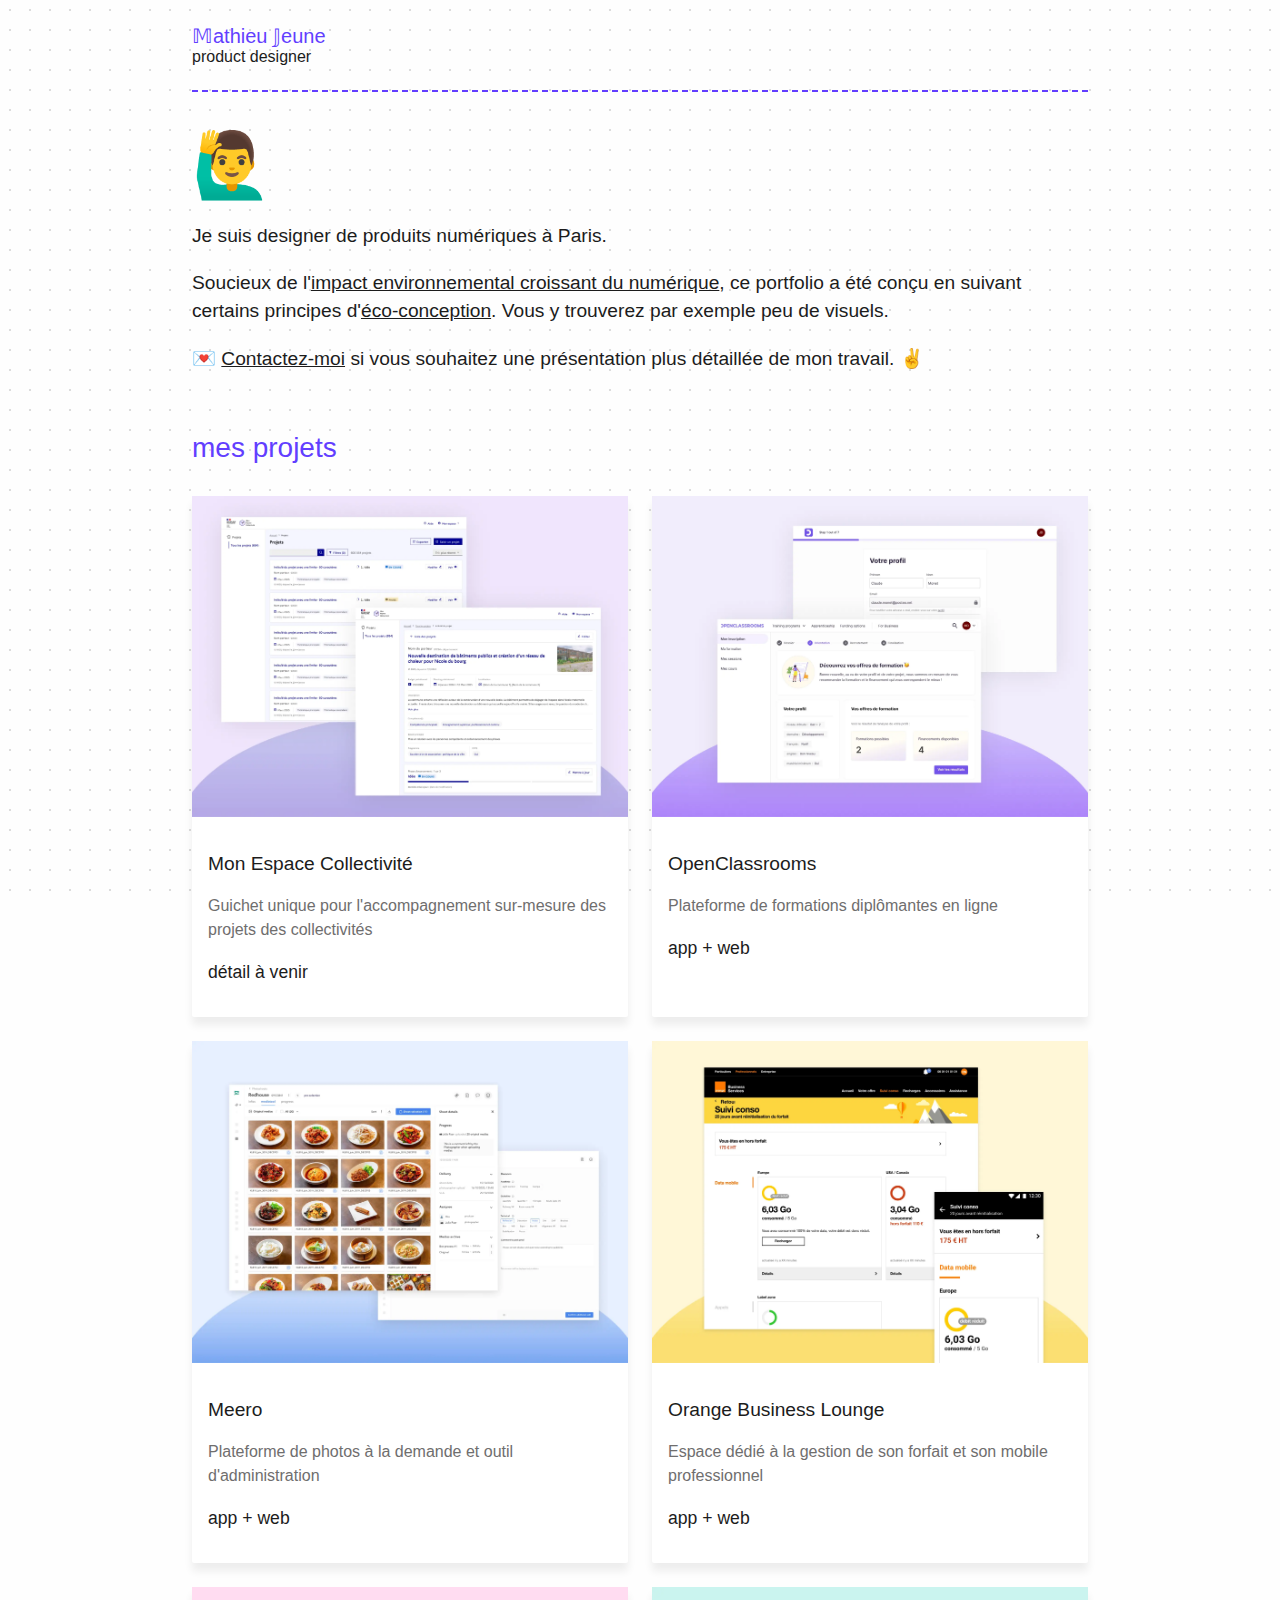
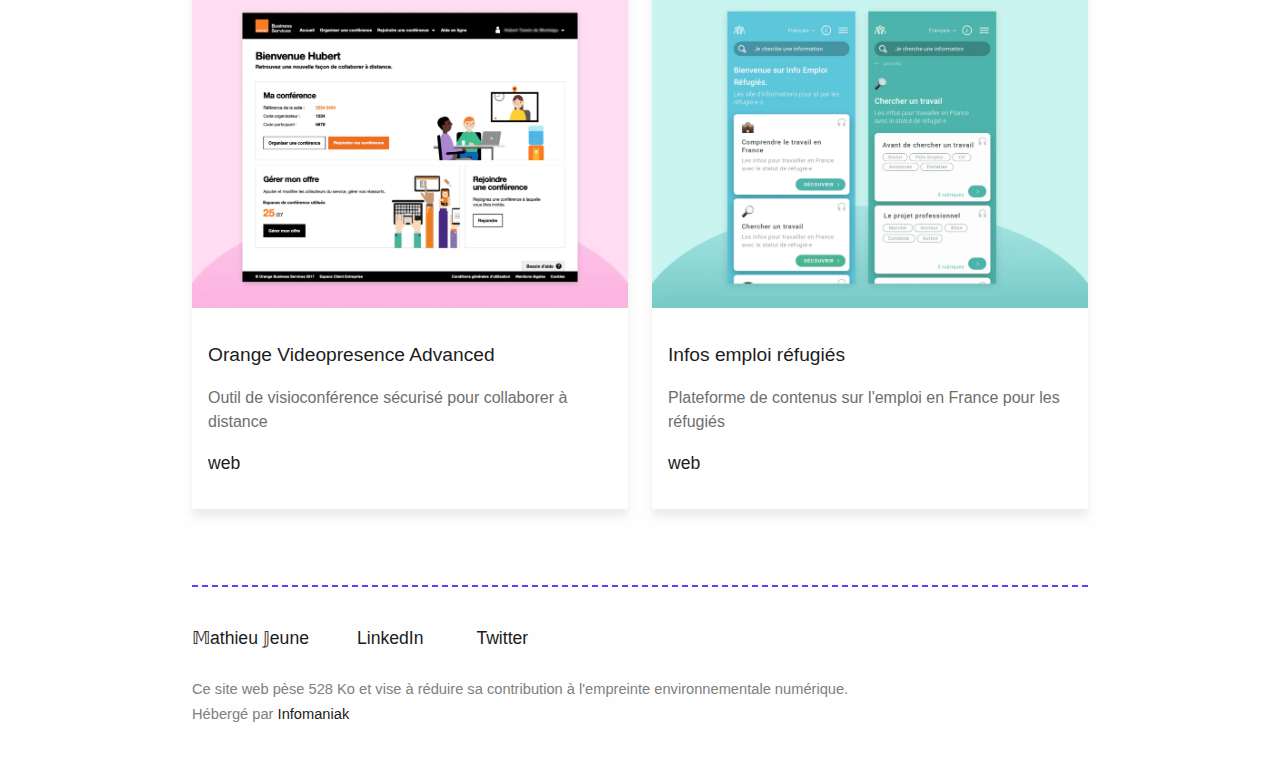
<file: index.html>
<!doctype html>
<html>
<head>
	<meta charset="utf-8">
	<meta name="viewport" content="width=device-width, initial-scale=1.0">
	<meta http-equiv="Content-Security-Policy" content="default-src 'self' https://eu-assets.i.posthog.com https://eu.i.posthog.com; script-src 'self' 'unsafe-inline' https://eu-assets.i.posthog.com https://eu.i.posthog.com; connect-src 'self' https://eu.i.posthog.com https://eu-assets.i.posthog.com; img-src 'self' data: https://eu-assets.i.posthog.com https://eu.i.posthog.com; style-src 'self' 'unsafe-inline';">
	<title>𝕄athieu 𝕁eune・portfolio</title>
	<link rel="icon" type="image/png" href="assets/logo/logo_mj.png">
	<meta property="og:title" content="𝕄athieu 𝕁eune"/>
	<meta property="og:description" content="product designer - portfolio"/>
	<meta property="og:url" content="https://mathieujeune.com"/>
	<meta property="og:image" content="https://mathieujeune.com/assets/logo_mj.png"/>
	<link rel="stylesheet" type="text/css" href="css/main.css"/>
	<script>
    !function(t,e){var o,n,p,r;e.__SV||(window.posthog && window.posthog.__loaded)||(window.posthog=e,e._i=[],e.init=function(i,s,a){function g(t,e){var o=e.split(".");2==o.length&&(t=t[o[0]],e=o[1]),t[e]=function(){t.push([e].concat(Array.prototype.slice.call(arguments,0)))}}(p=t.createElement("script")).type="text/javascript",p.async=!0,p.src=s.api_host.replace(".i.posthog.com","-assets.i.posthog.com")+"/static/array.js",(r=t.getElementsByTagName("script")[0]).parentNode.insertBefore(p,r);var u=e;for(void 0!==a?u=e[a]=[]:a="posthog",u.people=u.people||[],u.toString=function(t){var e="posthog";return"posthog"!==a&&(e+="."+a),t||(e+=" (stub)"),e},u.people.toString=function(){return u.toString(1)+".people (stub)"},o="init Rr Mr fi Cr Ar ci Tr Fr capture Mi calculateEventProperties Lr register register_once register_for_session unregister unregister_for_session Hr getFeatureFlag getFeatureFlagPayload isFeatureEnabled reloadFeatureFlags updateEarlyAccessFeatureEnrollment getEarlyAccessFeatures on onFeatureFlags onSurveysLoaded onSessionId getSurveys getActiveMatchingSurveys renderSurvey displaySurvey canRenderSurvey canRenderSurveyAsync identify setPersonProperties group resetGroups setPersonPropertiesForFlags resetPersonPropertiesForFlags setGroupPropertiesForFlags resetGroupPropertiesForFlags reset get_distinct_id getGroups get_session_id get_session_replay_url alias set_config startSessionRecording stopSessionRecording sessionRecordingStarted captureException loadToolbar get_property getSessionProperty Ur jr createPersonProfile zr kr Br opt_in_capturing opt_out_capturing has_opted_in_capturing has_opted_out_capturing get_explicit_consent_status is_capturing clear_opt_in_out_capturing Dr debug M Nr getPageViewId captureTraceFeedback captureTraceMetric $r".split(" "),n=0;n<o.length;n++)g(u,o[n]);e._i.push([i,s,a])},e.__SV=1)}(document,window.posthog||[]);

    posthog.init('phc_mNbEaWDSstcbWZCBoWbWpqEqahgX2UEL08d8iOHhCqC', {

        api_host: 'https://eu.i.posthog.com',

        defaults: '2025-05-24',

        person_profiles: 'identified_only', // or 'always' to create profiles for anonymous users as well

    })
</script>
</head>
<body>
	<div id="header-placeholder"></div>
	<section id="welcome">
		<h1 id="salut">🙋‍♂️</h1>
		<p>Je suis designer de produits numériques à Paris.</p>
		<p>Soucieux de l'<a href="https://infos.ademe.fr/magazine-avril-2022/faits-et-chiffres/numerique-quel-impact-environnemental/" target="_blank">impact environnemental croissant du numérique</a>, ce portfolio a été conçu en suivant certains principes d'<a href="https://raphael-lemaire.com/2018/05/22/resume-de-livre-eco-conception-web-les-115-bonnes-pratiques/" target="_blank">éco-conception</a>. Vous y trouverez par exemple peu de visuels. </p>
		<p>💌 <a href="https://www.linkedin.com/in/mathieujeune/" target="_blank">Contactez-moi</a> si vous souhaitez une présentation plus détaillée de mon travail. ✌️</p>
	</section>
	<section id="work">
		<h2>mes projets</h2>
		<div class="projectList">
			<div class="projectCard">
				<div class="projectImage">
					<img src="/assets/mec/thumbnail_mec.webp" alt="Guichet unique des projets des collectivités"/>
				</div>
				<div class="projectInfo">
					<h3 class="projectTitle">Mon Espace Collectivité</h3>
					<p class="projetSubtitle">Guichet unique pour l'accompagnement sur-mesure des projets des collectivités</p>
					<p class="projetScope">détail à venir</p>
				</div>
			</div>
			<div class="projectCard">
				<a href="pages/openclassrooms.html">
				<div class="projectImage">
					<img src="/assets/oc/thumbnail_oc.webp" alt="Plateforme de formations diplômantes en ligne"/>
				</div>
				<div class="projectInfo">
					<h3 class="projectTitle">OpenClassrooms</h3>
					<p class="projetSubtitle">Plateforme de formations diplômantes en ligne</p>
					<p class="projetScope">app + web</p>
				</div>
				</a>
			</div>
			<div class="projectCard">
				<a href="pages/meero.html">
				<div class="projectImage">
					<img src="/assets/meero/thumbnail_meero.webp" alt="Outil de livraison d'un reportage photos"/>
				</div>
				<div class="projectInfo">
							<h3 class="projectTitle">Meero</h3>
							<p class="projetSubtitle">Plateforme de photos à la demande et outil d'administration</p>
							<p class="projetScope">app + web</p>
						</div>
				</a>
			</div>
			<div class="projectCard">
				<a href="pages/orange-business-lounge.html">
				<div class="projectImage">
					<img src="/assets/obl/thumbnail_obl.webp" alt="Suivi de consommation d'un forfait mobile">
				</div>
				<div class="projectInfo">
					<h3 class="projectTitle">Orange Business Lounge</h3>
					<p class="projetSubtitle">Espace dédié à la gestion de son forfait et son mobile professionnel</p>
					<p class="projetScope">app + web</p>
				</div>
				</a>
			</div>
			<div class="projectCard">
				<a href="pages/orange-videopresence-advanced.html">
				<div class="projectImage">
						<img src="/assets/ovpa/thumbnail_ovpa.webp" alt="Tableau de bord d'un outil de visioconférence"/>
				</div>
				<div class="projectInfo">
					<h3 class="projectTitle">Orange Videopresence Advanced</h3>
					<p class="projetSubtitle">Outil de visioconférence sécurisé pour collaborer à distance</p>
					<p class="projetScope">web</p>
				</div>
				</a>
			</div>
			<div class="projectCard">
				<a href="pages/info-emploi-refugies.html">
				<div class="projectImage">
					<img src="/assets/ier/thumbnail_ier.webp" alt="Plateforme de contenus sur l'emploi en France pour les réfugiés"/>
				</div>
				<div class="projectInfo">
					<h3 class="projectTitle">Infos emploi réfugiés</h3>
					<p class="projetSubtitle">Plateforme de contenus sur l'emploi en France pour les réfugiés</p>
					<p class="projetScope">web</p>
				</div>
				</a>
			</div>
		</div>
	</section>
	<div id="footer-placeholder"></div>
	<script src="header-dynamic.js"></script>
	<script src="footer-dynamic.js"></script>
</body>
</html>
</file>
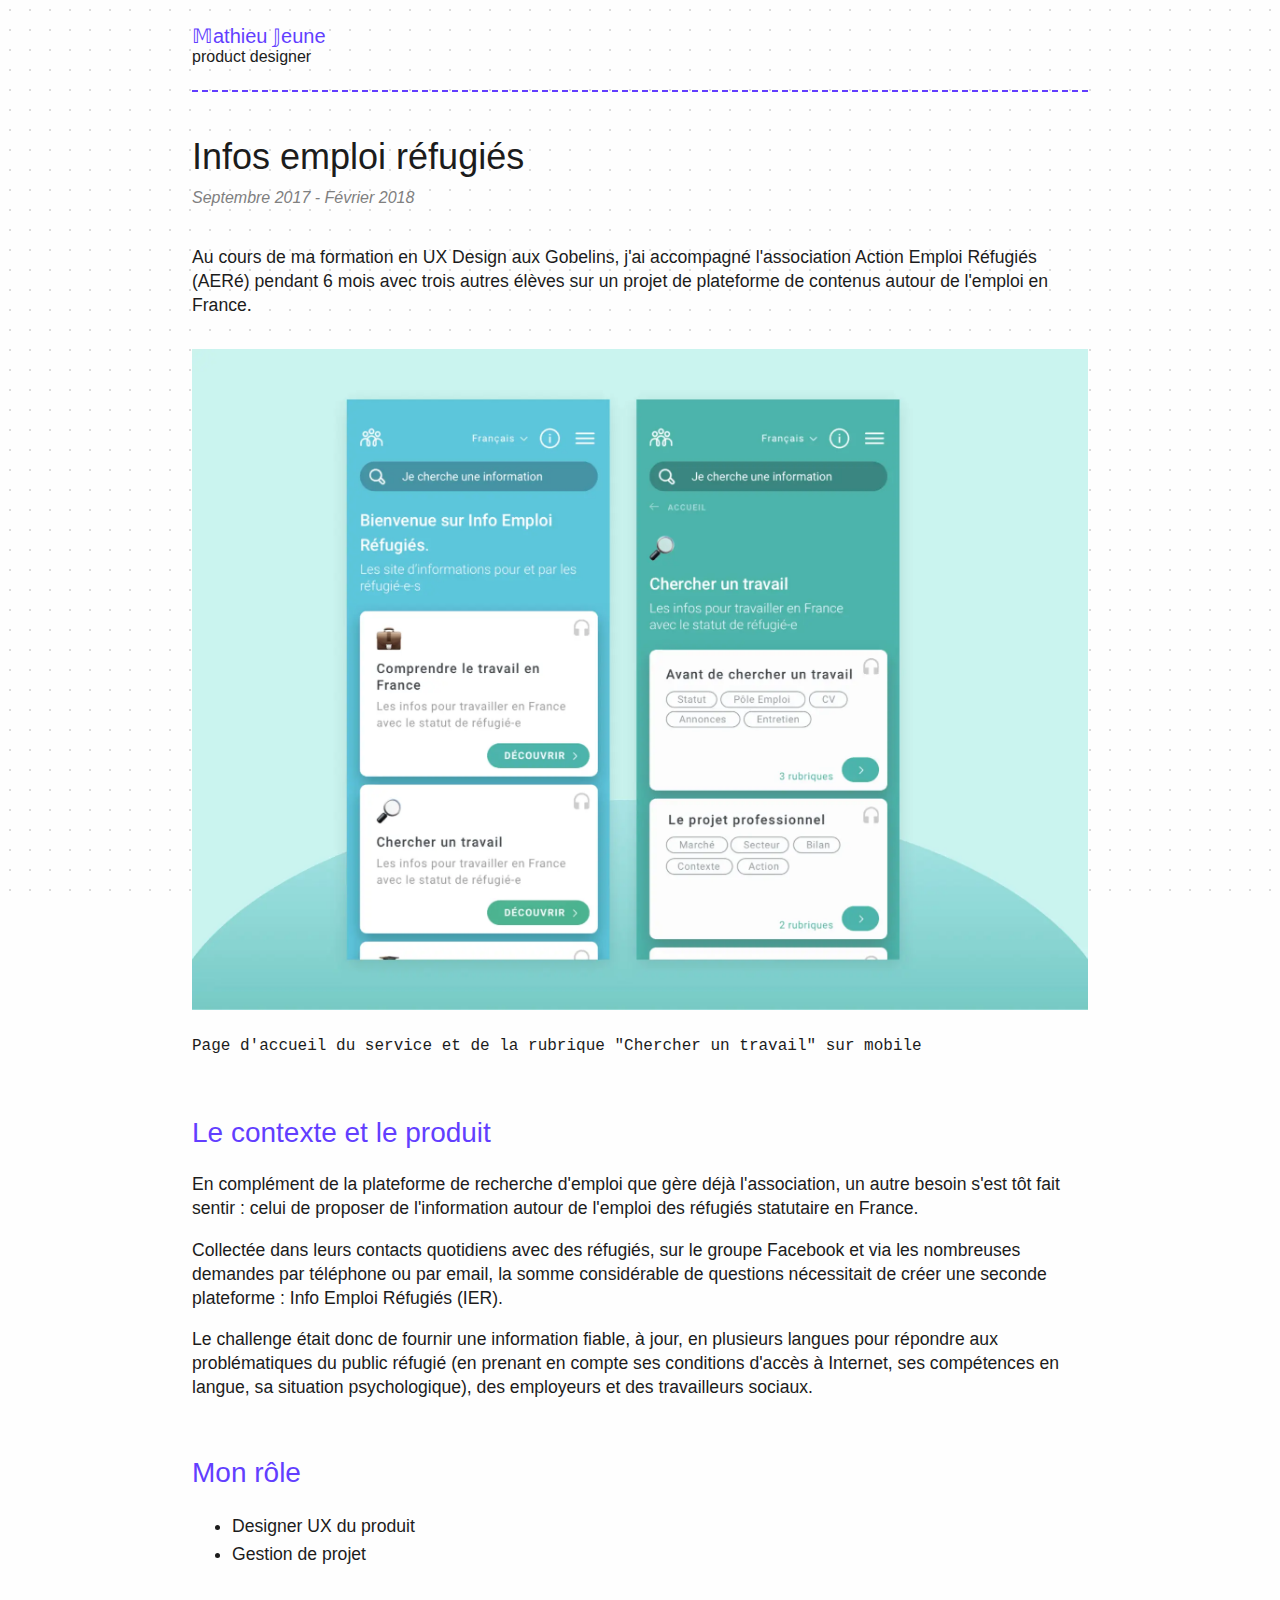
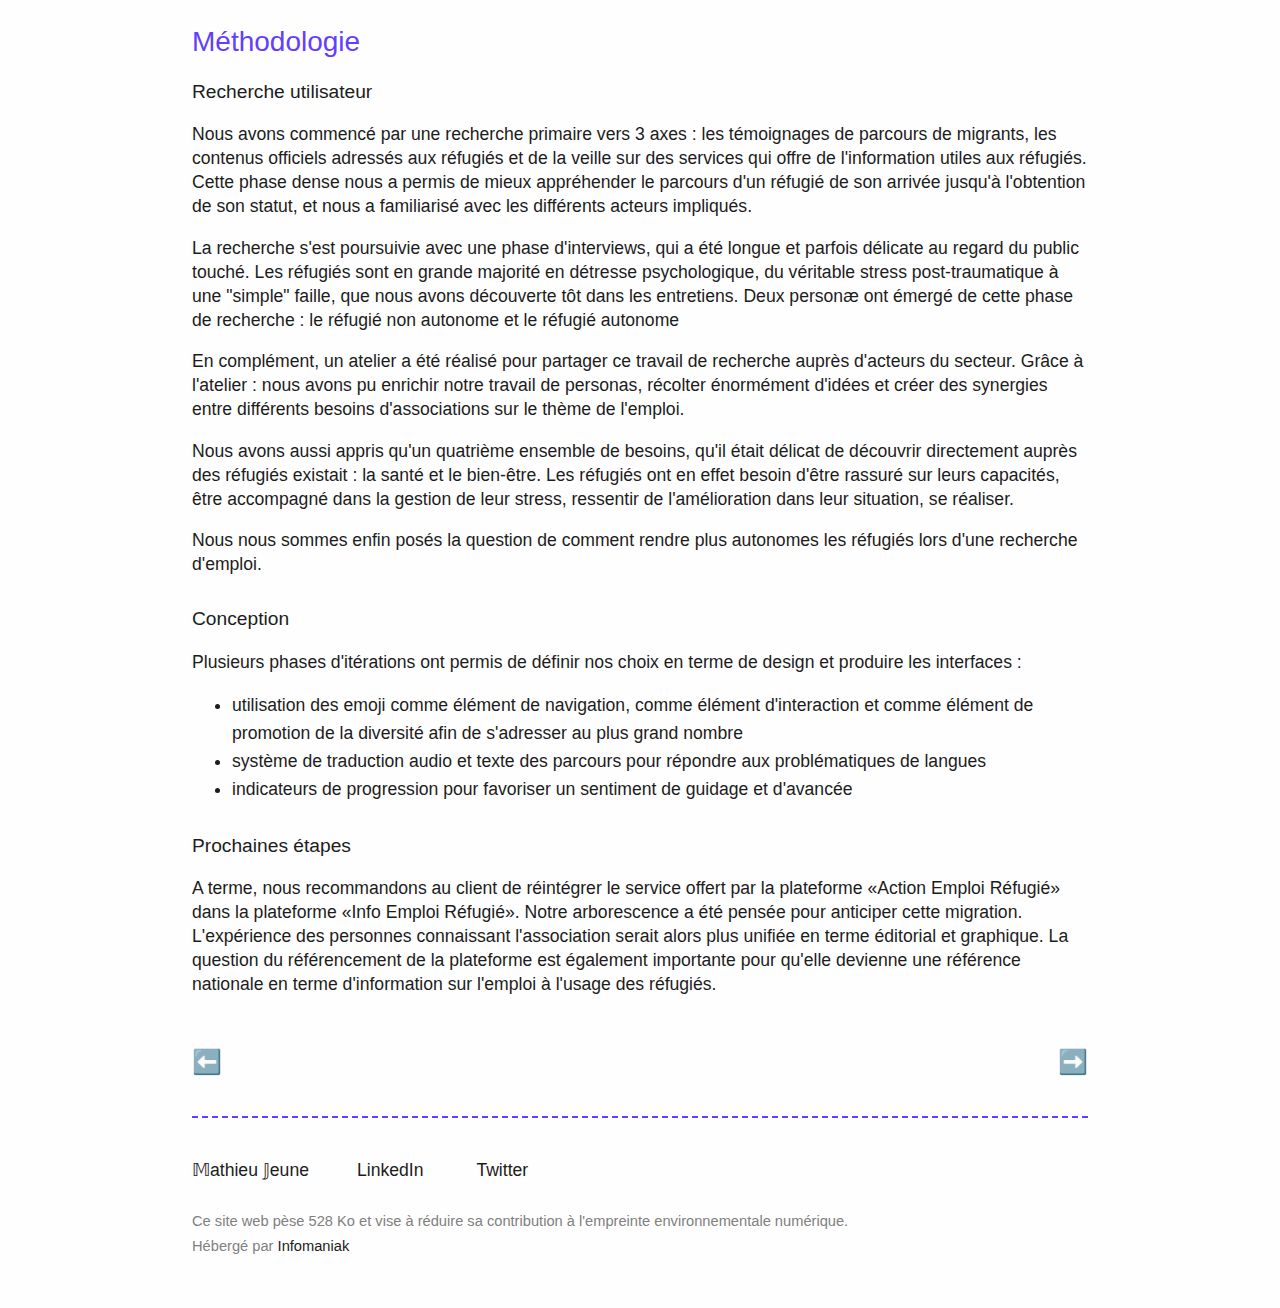
<file: pages/info-emploi-refugies.html>
<!doctype html>
<html>
<head>
	<meta charset="utf-8">
	<meta name="viewport" content="width=device-width, initial-scale=1.0">
	<meta http-equiv="Content-Security-Policy" content="default-src 'self' https://eu-assets.i.posthog.com https://eu.i.posthog.com; script-src 'self' 'unsafe-inline' https://eu-assets.i.posthog.com https://eu.i.posthog.com; connect-src 'self' https://eu.i.posthog.com https://eu-assets.i.posthog.com; img-src 'self' data: https://eu-assets.i.posthog.com https://eu.i.posthog.com; style-src 'self' 'unsafe-inline';">
	<title>𝕄athieu 𝕁eune・info emploi réfugiés</title>
	<link rel="icon" type="image/png" href="../assets/logo/logo_mj.png">
	<meta property="og:title" content="𝕄athieu 𝕁eune"/>
	<meta property="og:description" content="portfolio・info emploi réfugiés"/>
	<meta property="og:url" content="https://mathieujeune.com/pages/info-emploi-refugies.html"/>
	<link rel="stylesheet" type="text/css" href="../css/main.css"/>
	<script>
    !function(t,e){var o,n,p,r;e.__SV||(window.posthog && window.posthog.__loaded)||(window.posthog=e,e._i=[],e.init=function(i,s,a){function g(t,e){var o=e.split(".");2==o.length&&(t=t[o[0]],e=o[1]),t[e]=function(){t.push([e].concat(Array.prototype.slice.call(arguments,0)))}}(p=t.createElement("script")).type="text/javascript",p.async=!0,p.src=s.api_host.replace(".i.posthog.com","-assets.i.posthog.com")+"/static/array.js",(r=t.getElementsByTagName("script")[0]).parentNode.insertBefore(p,r);var u=e;for(void 0!==a?u=e[a]=[]:a="posthog",u.people=u.people||[],u.toString=function(t){var e="posthog";return"posthog"!==a&&(e+="."+a),t||(e+=" (stub)"),e},u.people.toString=function(){return u.toString(1)+".people (stub)"},o="init Rr Mr fi Cr Ar ci Tr Fr capture Mi calculateEventProperties Lr register register_once register_for_session unregister unregister_for_session Hr getFeatureFlag getFeatureFlagPayload isFeatureEnabled reloadFeatureFlags updateEarlyAccessFeatureEnrollment getEarlyAccessFeatures on onFeatureFlags onSurveysLoaded onSessionId getSurveys getActiveMatchingSurveys renderSurvey displaySurvey canRenderSurvey canRenderSurveyAsync identify setPersonProperties group resetGroups setPersonPropertiesForFlags resetPersonPropertiesForFlags setGroupPropertiesForFlags resetGroupPropertiesForFlags reset get_distinct_id getGroups get_session_id get_session_replay_url alias set_config startSessionRecording stopSessionRecording sessionRecordingStarted captureException loadToolbar get_property getSessionProperty Ur jr createPersonProfile zr kr Br opt_in_capturing opt_out_capturing has_opted_in_capturing has_opted_out_capturing get_explicit_consent_status is_capturing clear_opt_in_out_capturing Dr debug M Nr getPageViewId captureTraceFeedback captureTraceMetric $r".split(" "),n=0;n<o.length;n++)g(u,o[n]);e._i.push([i,s,a])},e.__SV=1)}(document,window.posthog||[]);

    posthog.init('phc_mNbEaWDSstcbWZCBoWbWpqEqahgX2UEL08d8iOHhCqC', {

        api_host: 'https://eu.i.posthog.com',

        defaults: '2025-05-24',

        person_profiles: 'identified_only', // or 'always' to create profiles for anonymous users as well

    })
</script>
</head>
<body>
	<div id="header-placeholder"></div>
	<section>
		<div>
			<h1>Infos emploi réfugiés</h1>
			<p id="period">Septembre 2017 - Février 2018</p>
		</div>
		<div id="intro">
			<p>Au cours de ma formation en UX Design aux Gobelins, j'ai accompagné l'association Action Emploi Réfugiés (AERé) pendant 6 mois avec trois autres élèves sur un projet de plateforme de contenus autour de l'emploi en France.
			<img src="../assets/ier/thumbnail_ier.webp"/>
			<figcaption>Page d'accueil du service et de la rubrique "Chercher un travail" sur mobile</figcaption>
			</p>
		</div>
	</section>
  <section>
    <h2>Le contexte et le produit</h2>
		<p>En complément de la plateforme de recherche d'emploi que gère déjà l'association, un autre besoin s'est tôt fait sentir : celui de proposer de l'information autour de l'emploi des réfugiés statutaire en France.</p>
		<p>Collectée dans leurs contacts quotidiens avec des réfugiés, sur le groupe Facebook et via les nombreuses demandes par téléphone ou par email, la somme considérable de questions nécessitait de créer une seconde plateforme : Info Emploi Réfugiés (IER).</p>
		<p>Le challenge était donc de fournir une information fiable, à jour, en plusieurs langues pour répondre aux problématiques du public réfugié (en prenant en compte ses conditions d'accès à Internet, ses compétences en langue, sa situation psychologique), des employeurs et des travailleurs sociaux.</p>
  </section>
  <section>
    <h2>Mon rôle</h2>
		<ul>
			<li>Designer UX du produit</li>
			<li>Gestion de projet</li>
		</ul>
  </section>
  <section>
    <h2>Méthodologie</h2>
		<div class="subProject">
			<h3>Recherche utilisateur</h3>
			<p>Nous avons commencé par une recherche primaire vers 3 axes : les témoignages de parcours de migrants, les contenus officiels adressés aux réfugiés et de la veille sur des services qui offre de l'information utiles aux réfugiés. Cette phase dense nous a permis de mieux appréhender le parcours d'un réfugié de son arrivée jusqu'à l'obtention de son statut, et nous a familiarisé avec les différents acteurs impliqués.</p>
			<p>La recherche s'est poursuivie avec une phase d'interviews, qui a été longue et parfois délicate au regard du public touché. Les réfugiés sont en grande majorité en détresse psychologique, du véritable stress post-traumatique à une "simple" faille, que nous avons découverte tôt dans les entretiens. Deux personæ ont émergé de cette phase de recherche : le réfugié non autonome et le réfugié autonome</p>
			<p>En complément, un atelier a été réalisé pour partager ce travail de recherche auprès d'acteurs du secteur. Grâce à l'atelier : nous avons pu enrichir notre travail de personas, récolter énormément d'idées et créer des synergies entre différents besoins d'associations sur le thème de l'emploi.</p>
			<p>Nous avons aussi appris qu'un quatrième ensemble de besoins, qu'il était délicat de découvrir directement auprès des réfugiés existait : la santé et le bien-être. Les réfugiés ont en effet besoin d'être rassuré sur leurs capacités, être accompagné dans la gestion de leur stress, ressentir de l'amélioration dans leur situation, se réaliser.</p>
			<p>Nous nous sommes enfin posés la question de comment rendre plus autonomes les réfugiés lors d'une recherche d'emploi.</p>
		</div>
		<div class="subProject">
			<h3>Conception</h3>
			<p>Plusieurs phases d'itérations ont permis de définir nos choix en terme de design et produire les interfaces :</p>
			<ul>
				<li>utilisation des emoji comme élément de navigation, comme élément d'interaction et comme élément de promotion de la diversité afin de s'adresser au plus grand nombre</li>
				<li>système de traduction audio et texte des parcours pour répondre aux problématiques de langues</li>
				<li>indicateurs de progression pour favoriser un sentiment de guidage et d'avancée</li>
			</ul>
		</div>
		<div class="subProject">
			<h3>Prochaines étapes</h3>
			<p>A terme, nous recommandons au client de réintégrer le service offert par la plateforme «Action Emploi Réfugié» dans la plateforme «Info Emploi Réfugié». Notre arborescence a été pensée pour anticiper cette migration. L'expérience des personnes connaissant l'association serait alors plus unifiée en terme éditorial et graphique. La question du référencement de la plateforme est également importante pour qu'elle devienne une référence nationale en terme d'information sur l'emploi à l'usage des réfugiés.</p>
		</div>
  </section>
	<div id="projectNav">
		<div id="previous"><a href="orange-videopresence-advanced.html">⬅️</a></div>
		<div id="next"><a href="meero.html">➡️</a></div>
	</div>
	<div id="footer-placeholder"></div>
	<script src="../header-dynamic.js"></script>
	<script src="../footer-dynamic.js"></script>
</body>
</file>
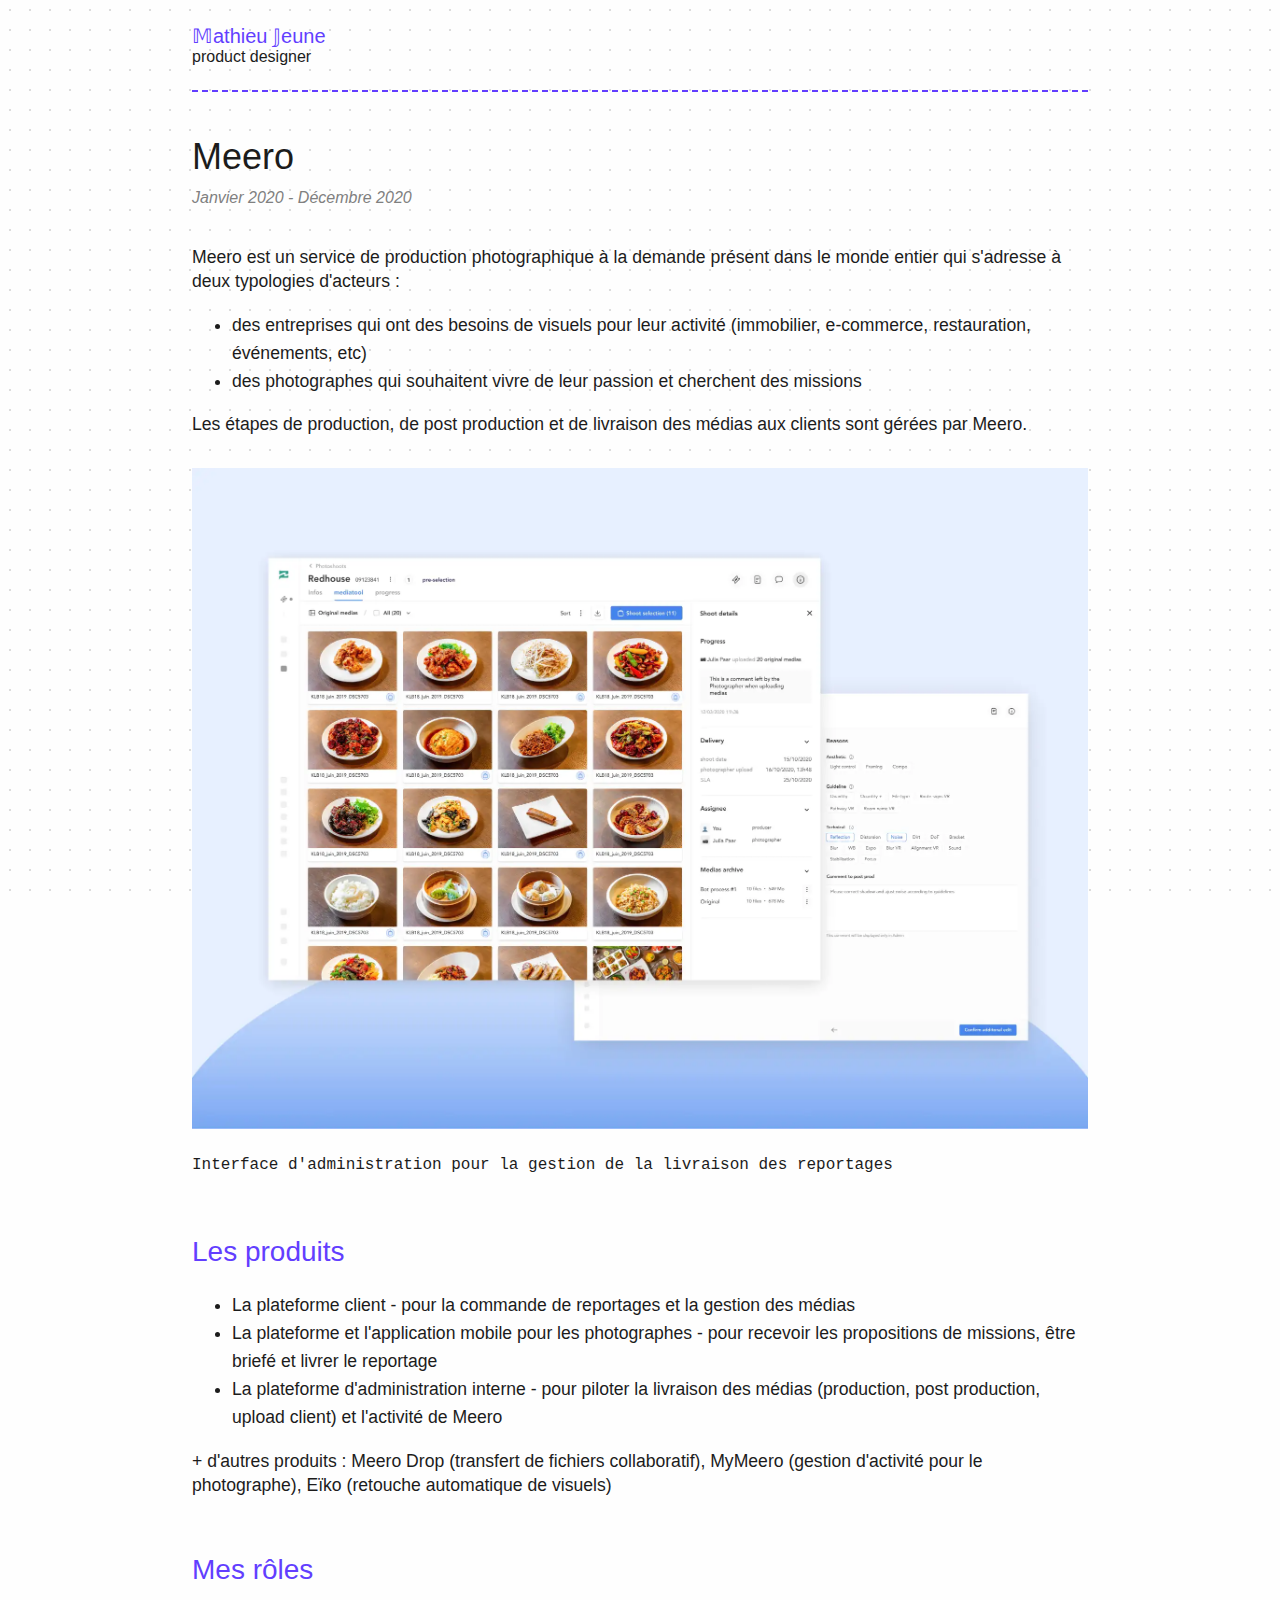
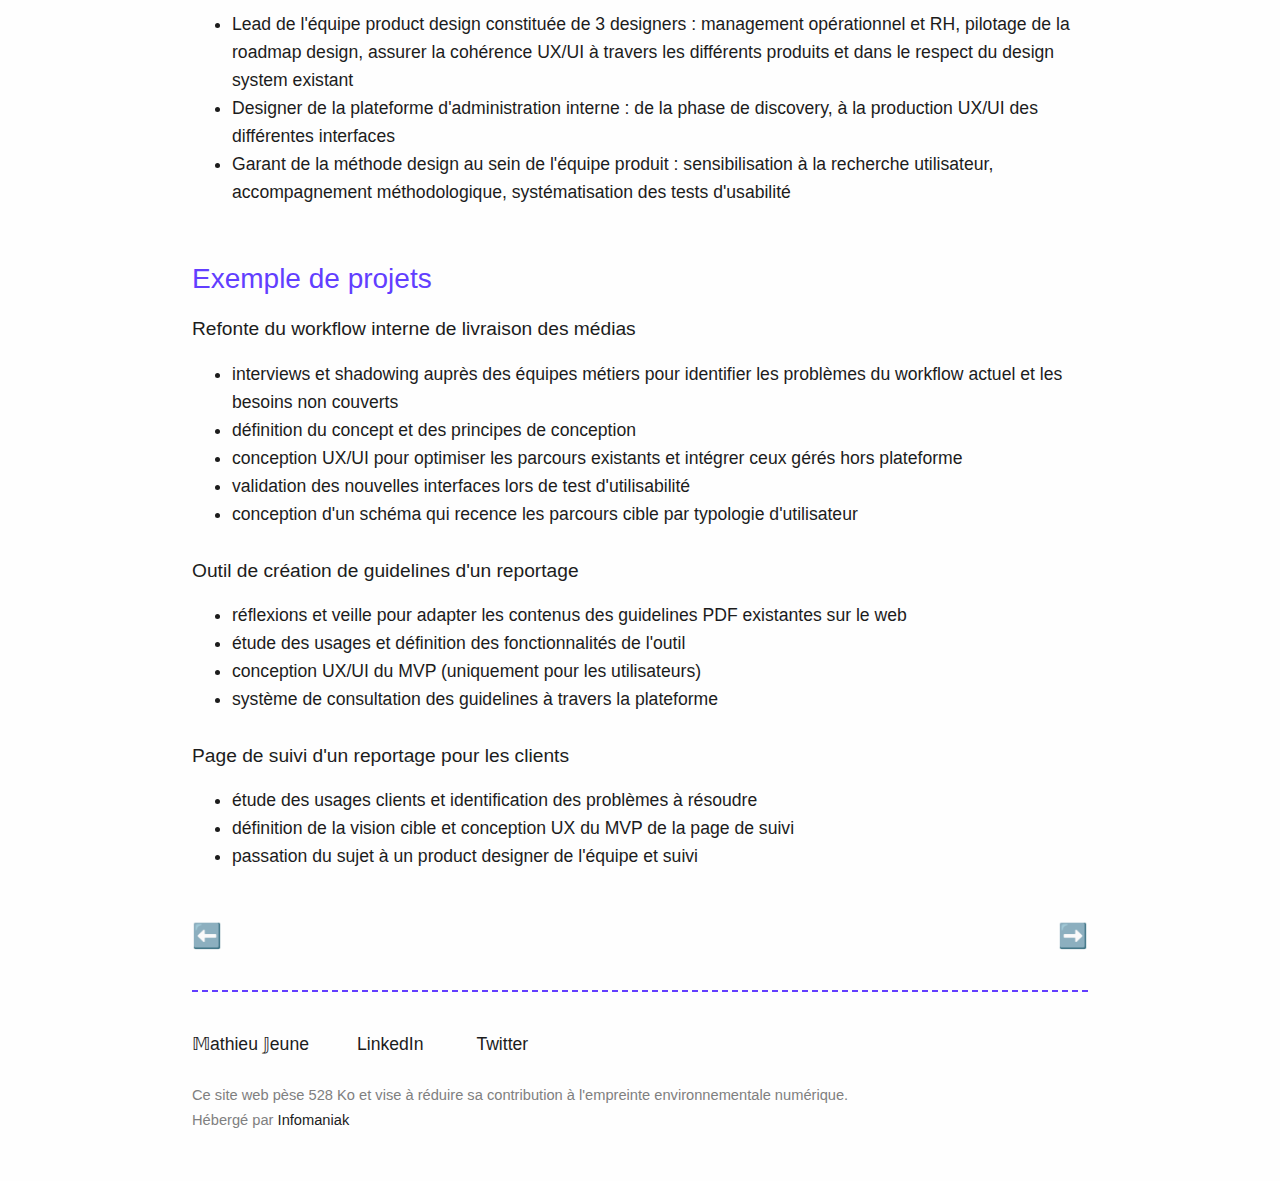
<file: pages/meero.html>
<!doctype html>
<html>
<head>
	<meta charset="utf-8">
	<meta name="viewport" content="width=device-width, initial-scale=1.0">
	<meta http-equiv="Content-Security-Policy" content="default-src 'self' https://eu-assets.i.posthog.com https://eu.i.posthog.com; script-src 'self' 'unsafe-inline' https://eu-assets.i.posthog.com https://eu.i.posthog.com; connect-src 'self' https://eu.i.posthog.com https://eu-assets.i.posthog.com; img-src 'self' data: https://eu-assets.i.posthog.com https://eu.i.posthog.com; style-src 'self' 'unsafe-inline';">
	<title>𝕄athieu 𝕁eune・meero</title>
	<link rel="icon" type="image/png" href="../assets/logo/logo_mj.png">
	<meta property="og:title" content="𝕄athieu 𝕁eune"/>
	<meta property="og:description" content="portfolio・meero"/>
	<meta property="og:url" content="https://mathieujeune.com/pages/meero.html"/>
	<link rel="stylesheet" type="text/css" href="../css/main.css"/>
	<script>
    !function(t,e){var o,n,p,r;e.__SV||(window.posthog && window.posthog.__loaded)||(window.posthog=e,e._i=[],e.init=function(i,s,a){function g(t,e){var o=e.split(".");2==o.length&&(t=t[o[0]],e=o[1]),t[e]=function(){t.push([e].concat(Array.prototype.slice.call(arguments,0)))}}(p=t.createElement("script")).type="text/javascript",p.async=!0,p.src=s.api_host.replace(".i.posthog.com","-assets.i.posthog.com")+"/static/array.js",(r=t.getElementsByTagName("script")[0]).parentNode.insertBefore(p,r);var u=e;for(void 0!==a?u=e[a]=[]:a="posthog",u.people=u.people||[],u.toString=function(t){var e="posthog";return"posthog"!==a&&(e+="."+a),t||(e+=" (stub)"),e},u.people.toString=function(){return u.toString(1)+".people (stub)"},o="init Rr Mr fi Cr Ar ci Tr Fr capture Mi calculateEventProperties Lr register register_once register_for_session unregister unregister_for_session Hr getFeatureFlag getFeatureFlagPayload isFeatureEnabled reloadFeatureFlags updateEarlyAccessFeatureEnrollment getEarlyAccessFeatures on onFeatureFlags onSurveysLoaded onSessionId getSurveys getActiveMatchingSurveys renderSurvey displaySurvey canRenderSurvey canRenderSurveyAsync identify setPersonProperties group resetGroups setPersonPropertiesForFlags resetPersonPropertiesForFlags setGroupPropertiesForFlags resetGroupPropertiesForFlags reset get_distinct_id getGroups get_session_id get_session_replay_url alias set_config startSessionRecording stopSessionRecording sessionRecordingStarted captureException loadToolbar get_property getSessionProperty Ur jr createPersonProfile zr kr Br opt_in_capturing opt_out_capturing has_opted_in_capturing has_opted_out_capturing get_explicit_consent_status is_capturing clear_opt_in_out_capturing Dr debug M Nr getPageViewId captureTraceFeedback captureTraceMetric $r".split(" "),n=0;n<o.length;n++)g(u,o[n]);e._i.push([i,s,a])},e.__SV=1)}(document,window.posthog||[]);

    posthog.init('phc_mNbEaWDSstcbWZCBoWbWpqEqahgX2UEL08d8iOHhCqC', {

        api_host: 'https://eu.i.posthog.com',

        defaults: '2025-05-24',

        person_profiles: 'identified_only', // or 'always' to create profiles for anonymous users as well

    })
</script>
</head>
<body>
	<div id="header-placeholder"></div>
	<section>
		<div>
			<h1>Meero</h1>
			<p id="period">Janvier 2020 - Décembre 2020</p>
		</div>
		<div id="intro">
			<p>Meero est un service de production photographique à la demande présent dans le monde entier qui s'adresse à deux typologies d'acteurs :</p>
			<ul>
				<li>des entreprises qui ont des besoins de visuels pour leur activité (immobilier, e-commerce, restauration, événements, etc)</li>
	    	<li>des photographes qui souhaitent vivre de leur passion et cherchent des missions</li>
			</ul>
			<p>Les étapes de production, de post production et de livraison des médias aux clients sont gérées par Meero.
			<img src="../assets/meero/thumbnail_meero.webp"/>
			<figcaption>Interface d'administration pour la gestion de la livraison des reportages</figcaption>
			</p>
		</div>
	</section>
  <section>
    <h2>Les produits</h2>
		<ul>
			<li>La plateforme client - pour la commande de reportages et la gestion des médias</li>
			<li>La plateforme et l'application mobile pour les photographes - pour recevoir les propositions de missions, être briefé et livrer le reportage</li>
			<li>La plateforme d'administration interne - pour piloter la livraison des médias (production, post production, upload client) et l'activité de Meero</li>
		</ul>
		<p>+ d'autres produits : Meero Drop (transfert de fichiers collaboratif), MyMeero (gestion d'activité pour le photographe), Eïko (retouche automatique de visuels)</p>
  </section>
  <section>
    <h2>Mes rôles</h2>
		<ul>
			<li>Lead de l'équipe product design constituée de 3 designers : management opérationnel et RH, pilotage de la roadmap design, assurer la cohérence UX/UI à travers les différents produits et dans le respect du design system existant</li>
			<li>Designer de la plateforme d'administration interne : de la phase de discovery, à la production UX/UI des différentes interfaces</li>
			<li>Garant de la méthode design au sein de l'équipe produit : sensibilisation à la recherche utilisateur, accompagnement méthodologique, systématisation des tests d'usabilité
		</ul>
  </section>
  <section>
    <h2>Exemple de projets</h2>
		<div class="subProject">
			<h3>Refonte du workflow interne de livraison des médias</h3>
			<p>
			<ul>
				<li>interviews et shadowing auprès des équipes métiers pour identifier les problèmes du workflow actuel et les besoins non couverts</li>
				<li>définition du concept et des principes de conception</li>
				<li>conception UX/UI pour optimiser les parcours existants et intégrer ceux gérés hors plateforme</li>
				<li>validation des nouvelles interfaces lors de test d'utilisabilité</li>
				<li>conception d'un schéma qui recence les parcours cible par typologie d'utilisateur</li>
			</ul>
		</div>
		<div class="subProject">
			<h3>Outil de création de guidelines d'un reportage</h3>
			<ul>
				<li>réflexions et veille pour adapter les contenus des guidelines PDF existantes sur le web</li>
				<li>étude des usages et définition des fonctionnalités de l'outil</li>
				<li>conception UX/UI du MVP (uniquement pour les utilisateurs)
				<li>système de consultation des guidelines à travers la plateforme</li>
			</ul>
		</div>
		<div class="subProject">
			<h3>Page de suivi d'un reportage pour les clients</h3>
			<ul>
				<li>étude des usages clients et identification des problèmes à résoudre</li>
				<li>définition de la vision cible et conception UX du MVP de la page de suivi</li>
				<li>passation du sujet à un product designer de l'équipe et suivi</li>
			</ul>
		</div>
  </section>
	<div id="projectNav">
		<div id="previous"><a href="info-emploi-refugies.html">⬅️</a></div>
		<div id="next"><a href="orange-business-lounge.html">➡️</a></div>
	</div>
	<div id="footer-placeholder"></div>
	<script src="../header-dynamic.js"></script>
	<script src="../footer-dynamic.js"></script>
</body>
</file>
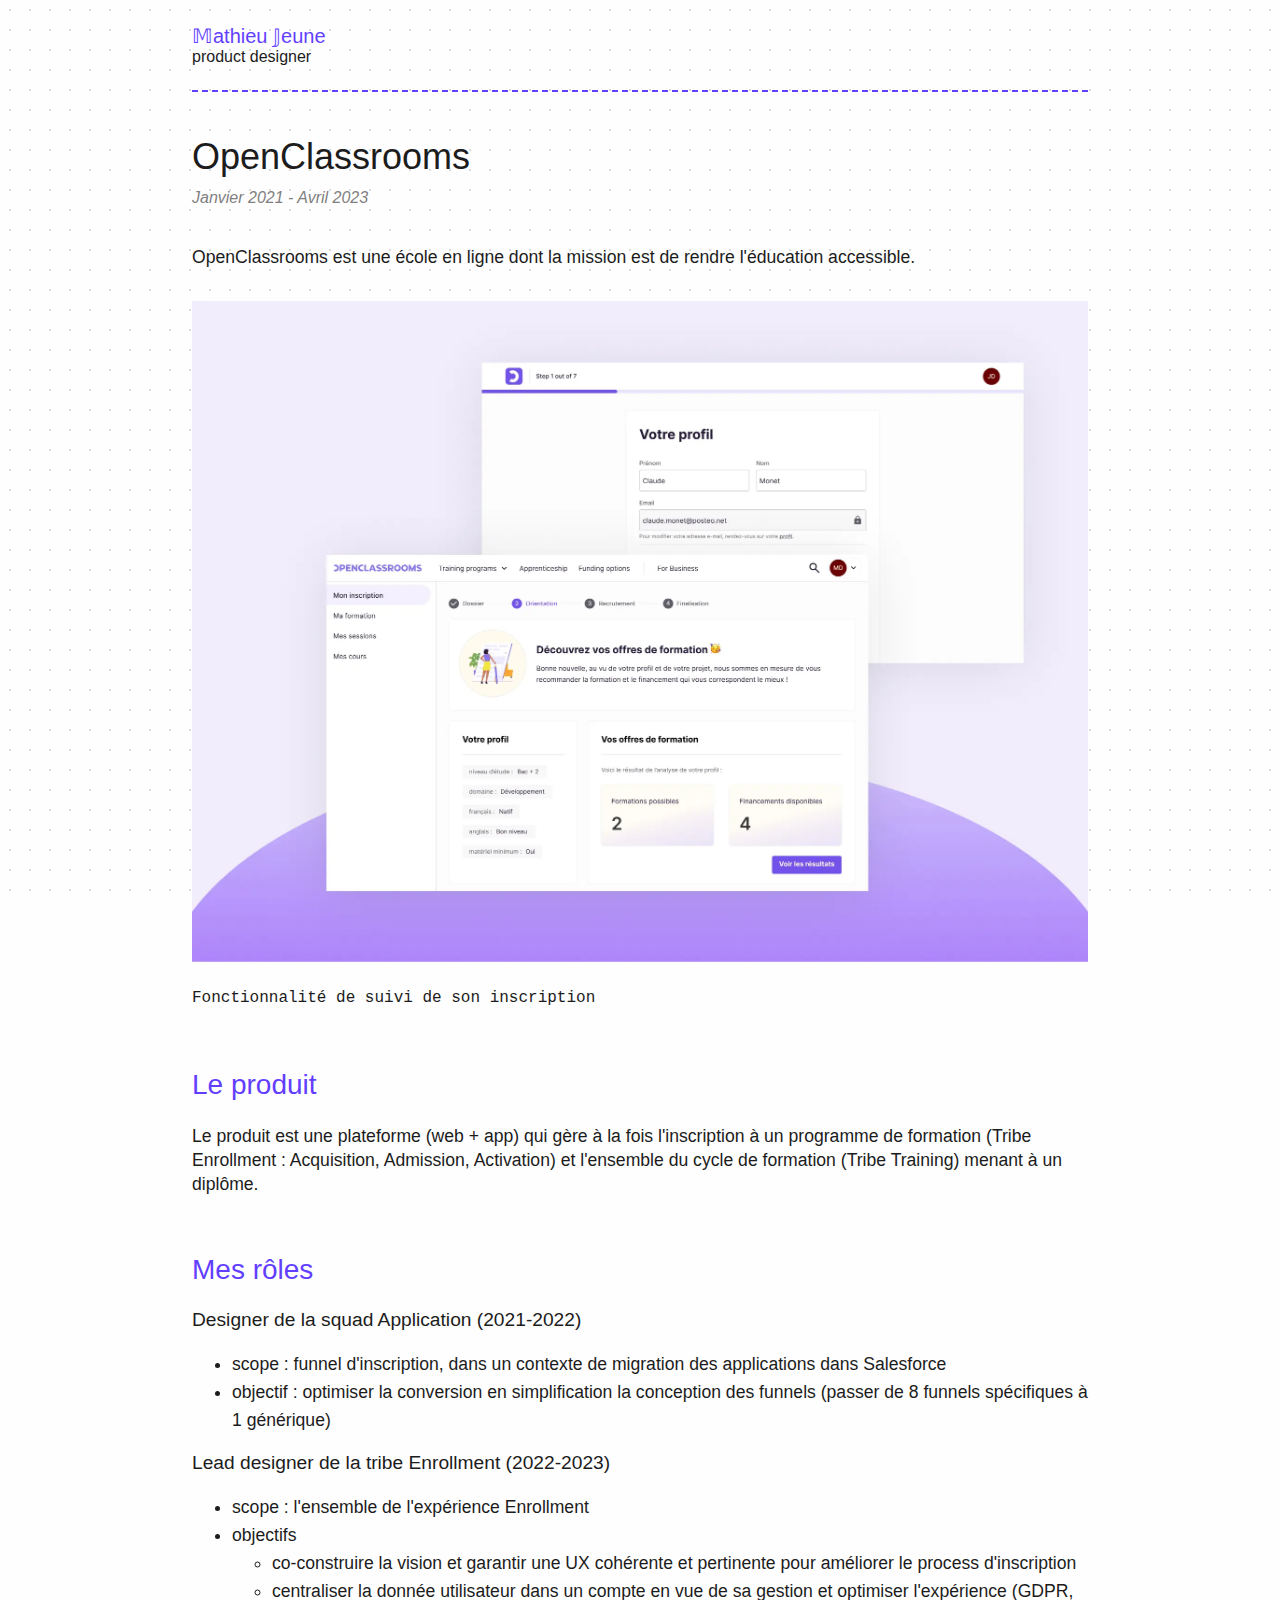
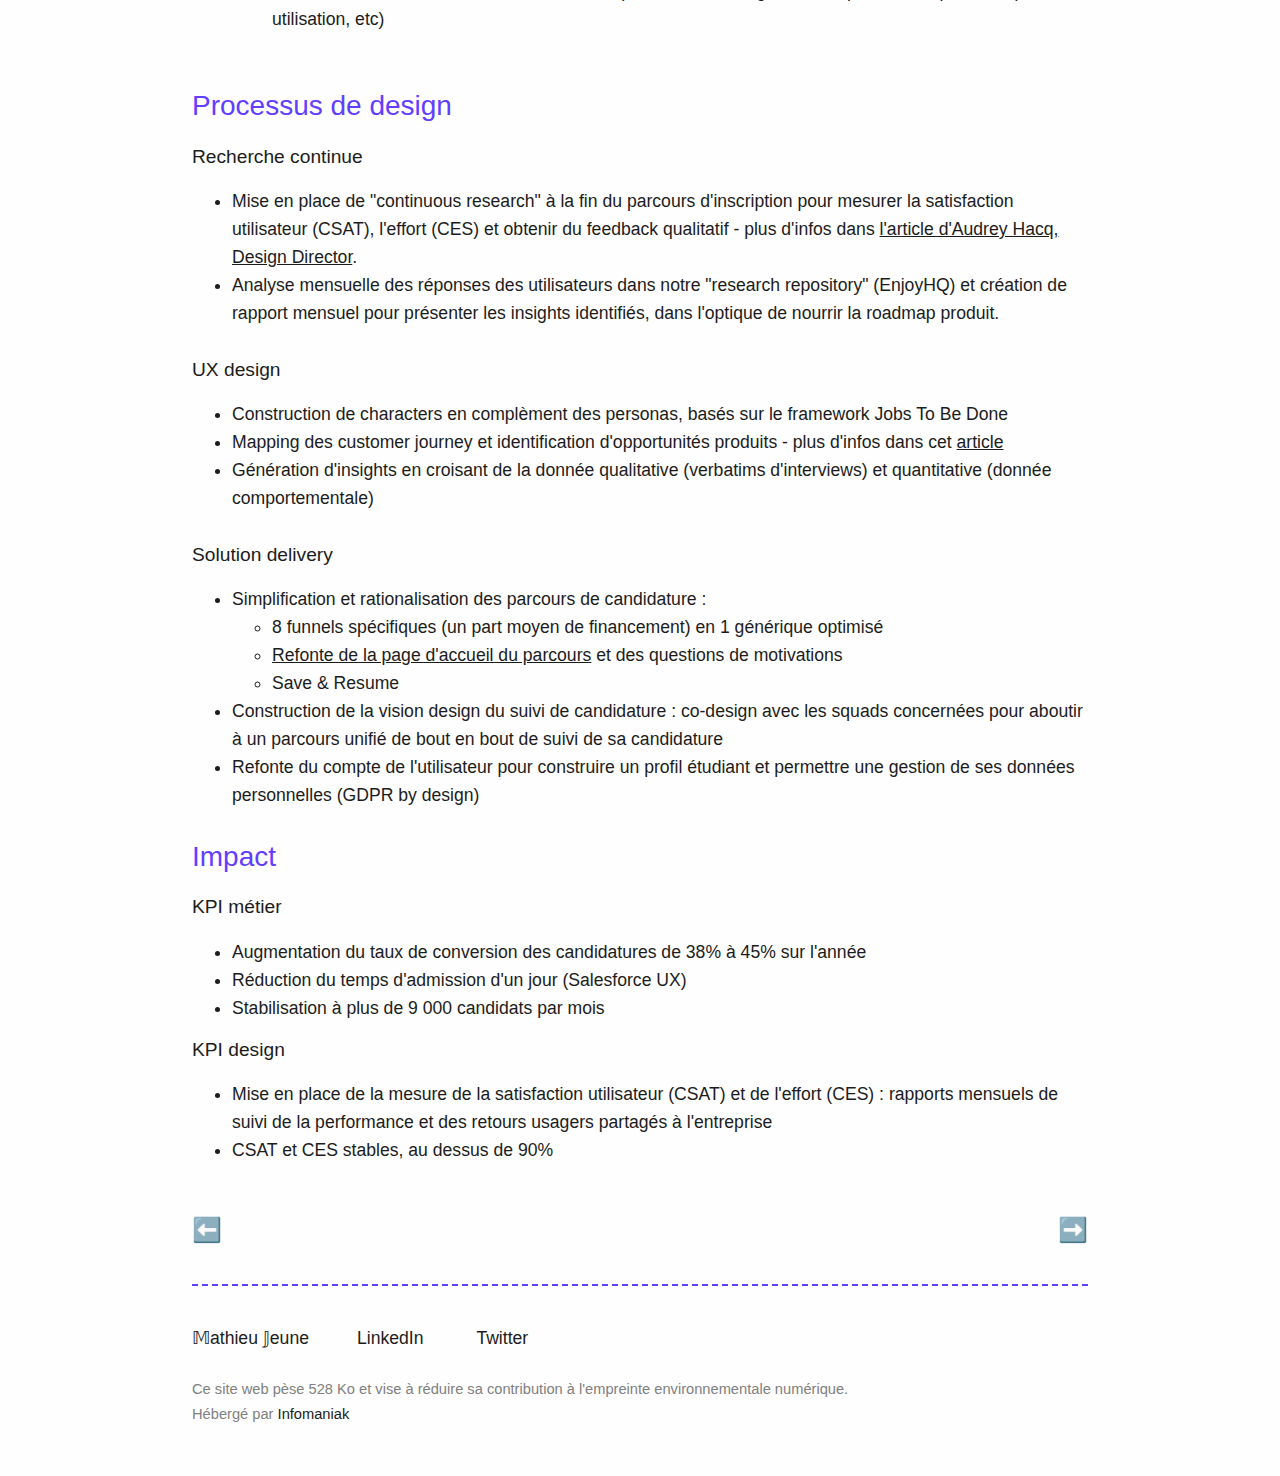
<file: pages/openclassrooms.html>
<!doctype html>
<html>
<head>
	<meta charset="utf-8">
	<meta name="viewport" content="width=device-width, initial-scale=1.0">
	<meta http-equiv="Content-Security-Policy" content="default-src 'self' https://eu-assets.i.posthog.com https://eu.i.posthog.com; script-src 'self' 'unsafe-inline' https://eu-assets.i.posthog.com https://eu.i.posthog.com; connect-src 'self' https://eu.i.posthog.com https://eu-assets.i.posthog.com; img-src 'self' data: https://eu-assets.i.posthog.com https://eu.i.posthog.com; style-src 'self' 'unsafe-inline';">
	<title>𝕄athieu 𝕁eune・orange business lounge</title>
	<link rel="icon" type="image/png" href="../assets/logo/logo_mj.png">
	<meta property="og:title" content="𝕄athieu 𝕁eune"/>
	<meta property="og:description" content="portfolio・openclassrooms"/>
	<meta property="og:url" content="https://mathieujeune.com/pages/openclassrooms.html"/>
	<link rel="stylesheet" type="text/css" href="../css/main.css"/>
	<script>
    !function(t,e){var o,n,p,r;e.__SV||(window.posthog && window.posthog.__loaded)||(window.posthog=e,e._i=[],e.init=function(i,s,a){function g(t,e){var o=e.split(".");2==o.length&&(t=t[o[0]],e=o[1]),t[e]=function(){t.push([e].concat(Array.prototype.slice.call(arguments,0)))}}(p=t.createElement("script")).type="text/javascript",p.async=!0,p.src=s.api_host.replace(".i.posthog.com","-assets.i.posthog.com")+"/static/array.js",(r=t.getElementsByTagName("script")[0]).parentNode.insertBefore(p,r);var u=e;for(void 0!==a?u=e[a]=[]:a="posthog",u.people=u.people||[],u.toString=function(t){var e="posthog";return"posthog"!==a&&(e+="."+a),t||(e+=" (stub)"),e},u.people.toString=function(){return u.toString(1)+".people (stub)"},o="init Rr Mr fi Cr Ar ci Tr Fr capture Mi calculateEventProperties Lr register register_once register_for_session unregister unregister_for_session Hr getFeatureFlag getFeatureFlagPayload isFeatureEnabled reloadFeatureFlags updateEarlyAccessFeatureEnrollment getEarlyAccessFeatures on onFeatureFlags onSurveysLoaded onSessionId getSurveys getActiveMatchingSurveys renderSurvey displaySurvey canRenderSurvey canRenderSurveyAsync identify setPersonProperties group resetGroups setPersonPropertiesForFlags resetPersonPropertiesForFlags setGroupPropertiesForFlags resetGroupPropertiesForFlags reset get_distinct_id getGroups get_session_id get_session_replay_url alias set_config startSessionRecording stopSessionRecording sessionRecordingStarted captureException loadToolbar get_property getSessionProperty Ur jr createPersonProfile zr kr Br opt_in_capturing opt_out_capturing has_opted_in_capturing has_opted_out_capturing get_explicit_consent_status is_capturing clear_opt_in_out_capturing Dr debug M Nr getPageViewId captureTraceFeedback captureTraceMetric $r".split(" "),n=0;n<o.length;n++)g(u,o[n]);e._i.push([i,s,a])},e.__SV=1)}(document,window.posthog||[]);

    posthog.init('phc_mNbEaWDSstcbWZCBoWbWpqEqahgX2UEL08d8iOHhCqC', {

        api_host: 'https://eu.i.posthog.com',

        defaults: '2025-05-24',

        person_profiles: 'identified_only', // or 'always' to create profiles for anonymous users as well

    })
</script>
</head>
<body>
	<div id="header-placeholder"></div>
	<section>
		<div>
			<h1>OpenClassrooms</h1>
			<p id="period">Janvier 2021 - Avril 2023</p>
		</div>
		<div id='intro'>
			<p>OpenClassrooms est une école en ligne dont la mission est de rendre l'éducation accessible. 
			<img src="../assets/oc/thumbnail_oc.webp">
			<figcaption>Fonctionnalité de suivi de son inscription</figcaption>
			</p>
		</div>
	</section>
	<section>
    <h2>Le produit</h2>
		<p>Le produit est une plateforme (web + app) qui gère à la fois l'inscription à un programme de formation (Tribe Enrollment : Acquisition, Admission, Activation) et l'ensemble du cycle de formation (Tribe Training) menant à un diplôme.
	</section>
	<section>
    <h2>Mes rôles</h2>
		<h3>Designer de la squad Application (2021-2022)</h3>
		<ul>
			<li>scope : funnel d'inscription, dans un contexte de migration des applications dans Salesforce
			<li>objectif : optimiser la conversion en simplification la conception des funnels (passer de 8 funnels spécifiques à 1 générique)</li>
		</ul>
		<h3>Lead designer de la tribe Enrollment (2022-2023)</h3>
		<ul>
			<li>scope : l'ensemble de l'expérience Enrollment</li>
			<li>objectifs</li>
				<ul>
					<li>co-construire la vision et garantir une UX cohérente et pertinente pour améliorer le process d'inscription</li>
					<li>centraliser la donnée utilisateur dans un compte en vue de sa gestion et optimiser l'expérience (GDPR, utilisation, etc)</li>
				</ul>
		</ul>
	</section>
	<section>
    <h2>Processus de design</h2>
		<div class="subProject">
			<h3>Recherche continue</h3>
			<ul>
				<li>Mise en place de "continuous research" à la fin du parcours d'inscription pour mesurer la satisfaction utilisateur (CSAT), l'effort (CES) et obtenir du feedback qualitatif - plus d'infos dans <a href="https://uxdesign.cc/kick-start-your-continuous-user-research-in-5-steps-5713228bfccf">l'article d'Audrey Hacq, Design Director</a>.</li>
				<li>Analyse mensuelle des réponses des utilisateurs dans notre "research repository" (EnjoyHQ) et création de rapport mensuel pour présenter les insights identifiés, dans l'optique de nourrir la roadmap produit.</li>
			</ul>
		</div>
		<div class="subProject">	
			<h3>UX design</h3>	
			<ul>
				<li>Construction de characters en complèment des personas, basés sur le framework Jobs To Be Done</li>	
				<li>Mapping des customer journey et identification d'opportunités produits - plus d'infos dans cet <a href="https://medium.com/openclassrooms-product-design-and-engineering/how-user-journeys-can-enhance-your-product-strategy-8dc5ea07f5f4">article</a></li>
				<li>Génération d'insights en croisant de la donnée qualitative (verbatims d'interviews) et quantitative (donnée comportementale)</li>
			</ul>	
		</div>
		<div class="subProject">
			<h3>Solution delivery</h3>
			<ul>
				<li>Simplification et rationalisation des parcours de candidature : </li>
				<ul>
					<li>8 funnels spécifiques (un part moyen de financement) en 1 générique optimisé</li>
					<li><a href="https://openclassrooms.com/fr/application/welcome?appsource=generic">Refonte de la page d'accueil du parcours</a> et des questions de motivations</li>
					<li>Save & Resume</li>
				</ul>
				<li>Construction de la vision design du suivi de candidature : co-design avec les squads concernées pour aboutir à un parcours unifié de bout en bout de suivi de sa candidature</li>
				<li>Refonte du compte de l'utilisateur pour construire un profil étudiant et permettre une gestion de ses données personnelles (GDPR by design)</li>
			</ul>
		</div>
	<h2>Impact</h2>
	<div class="subProject">
		<h3>KPI métier</h3>
		<ul>
			<li>Augmentation du taux de conversion des candidatures de 38% à 45% sur l'année</li>
			<li>Réduction du temps d'admission d'un jour (Salesforce UX)</li>
			<li>Stabilisation à plus de 9 000 candidats par mois</li>
		</ul>
		<h3>KPI design</h3>
		<ul>
			<li>Mise en place de la mesure de la satisfaction utilisateur (CSAT) et de l'effort (CES) : rapports mensuels de suivi de la performance et des retours usagers partagés à l'entreprise</li>
			<li>CSAT et CES stables, au dessus de 90%</li>
		</ul>
	</div>
	</section>
	<div id="projectNav">
		<div id="previous"><a href="meero.html">⬅️</a></div>
		<div id="next"><a href="meero.html">➡️</a></div>
	</div>
	<div id="footer-placeholder"></div>
	<script src="../header-dynamic.js"></script>
	<script src="../footer-dynamic.js"></script>
</body>
</file>
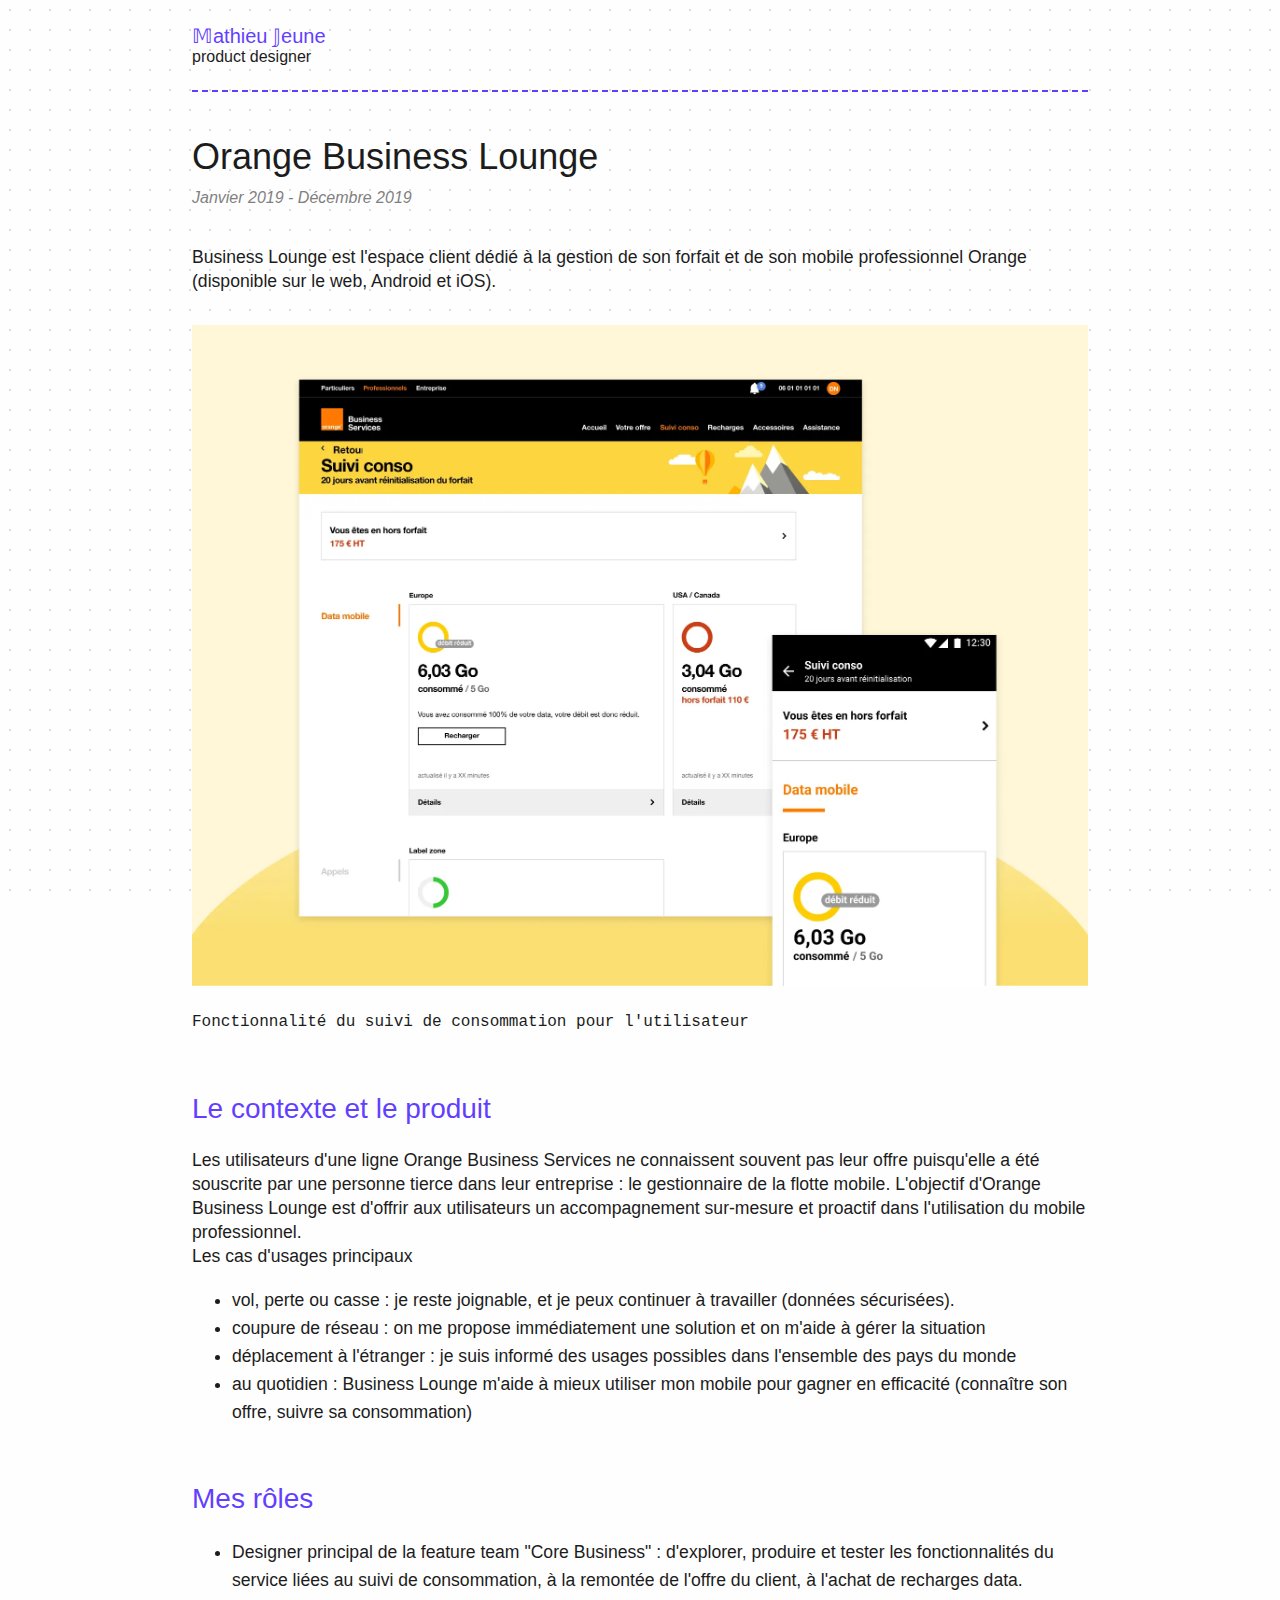
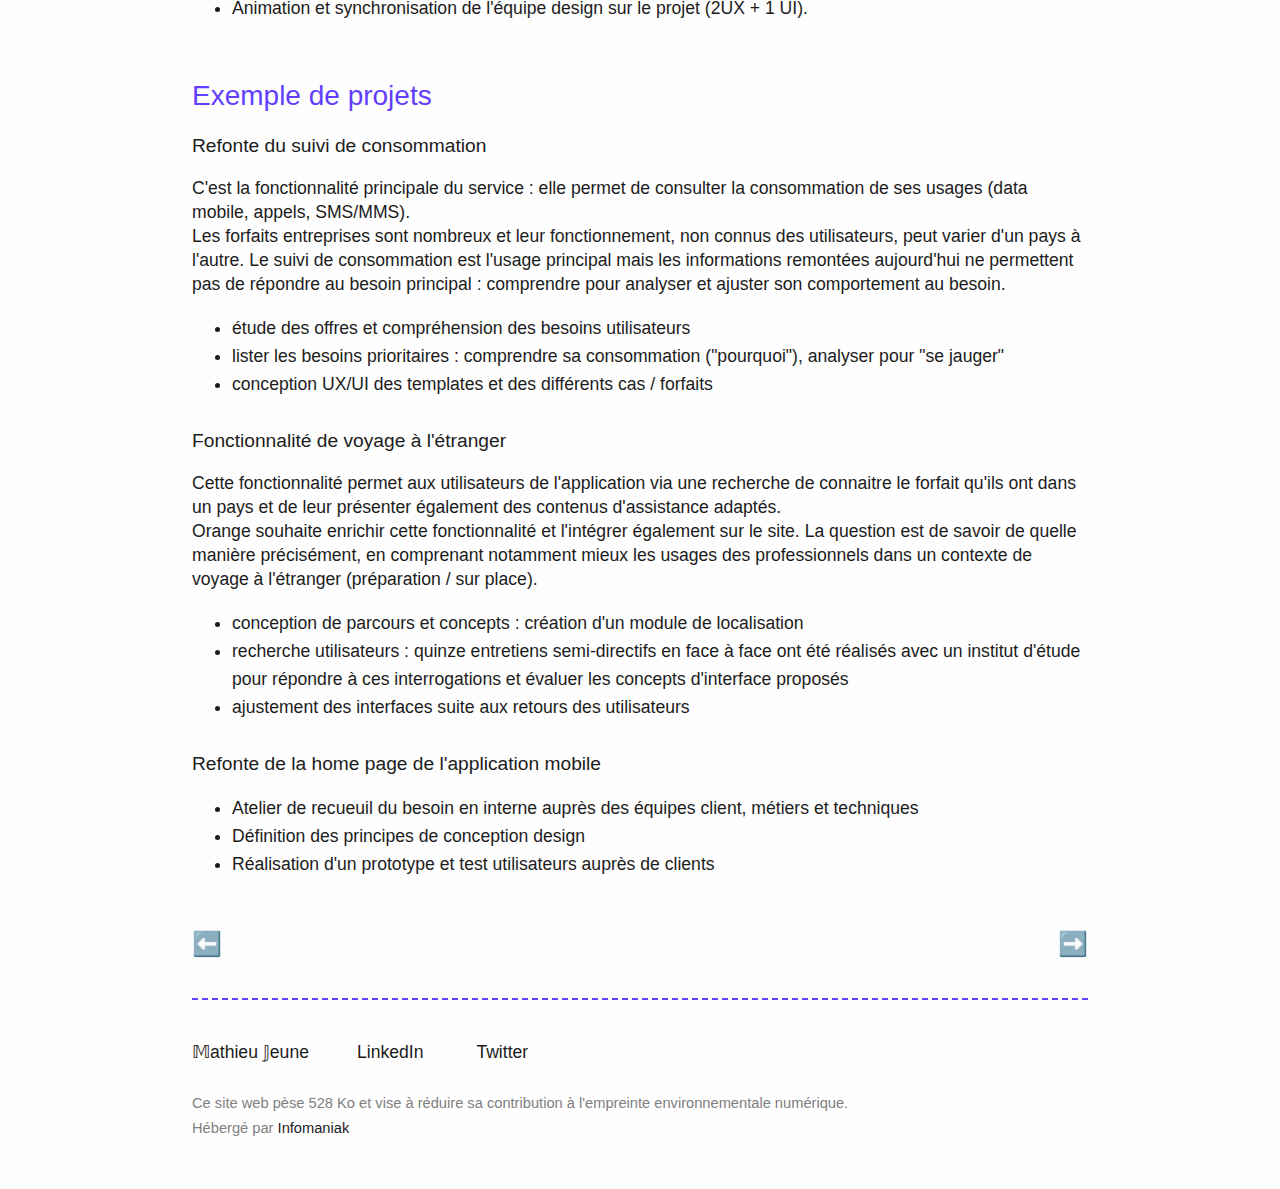
<file: pages/orange-business-lounge.html>
<!doctype html>
<html>
<head>
	<meta charset="utf-8">
	<meta name="viewport" content="width=device-width, initial-scale=1.0">
	<meta http-equiv="Content-Security-Policy" content="default-src 'self' https://eu-assets.i.posthog.com https://eu.i.posthog.com; script-src 'self' 'unsafe-inline' https://eu-assets.i.posthog.com https://eu.i.posthog.com; connect-src 'self' https://eu.i.posthog.com https://eu-assets.i.posthog.com; img-src 'self' data: https://eu-assets.i.posthog.com https://eu.i.posthog.com; style-src 'self' 'unsafe-inline';">
	<title>𝕄athieu 𝕁eune・orange business lounge</title>
	<link rel="icon" type="image/png" href="../assets/logo/logo_mj.png">
	<meta property="og:title" content="𝕄athieu 𝕁eune"/>
	<meta property="og:description" content="portfolio・orange business lounge"/>
	<meta property="og:url" content="https://mathieujeune.com/pages/orange-business-lounge.html"/>
	<link rel="stylesheet" type="text/css" href="../css/main.css"/>
	<script>
    !function(t,e){var o,n,p,r;e.__SV||(window.posthog && window.posthog.__loaded)||(window.posthog=e,e._i=[],e.init=function(i,s,a){function g(t,e){var o=e.split(".");2==o.length&&(t=t[o[0]],e=o[1]),t[e]=function(){t.push([e].concat(Array.prototype.slice.call(arguments,0)))}}(p=t.createElement("script")).type="text/javascript",p.async=!0,p.src=s.api_host.replace(".i.posthog.com","-assets.i.posthog.com")+"/static/array.js",(r=t.getElementsByTagName("script")[0]).parentNode.insertBefore(p,r);var u=e;for(void 0!==a?u=e[a]=[]:a="posthog",u.people=u.people||[],u.toString=function(t){var e="posthog";return"posthog"!==a&&(e+="."+a),t||(e+=" (stub)"),e},u.people.toString=function(){return u.toString(1)+".people (stub)"},o="init Rr Mr fi Cr Ar ci Tr Fr capture Mi calculateEventProperties Lr register register_once register_for_session unregister unregister_for_session Hr getFeatureFlag getFeatureFlagPayload isFeatureEnabled reloadFeatureFlags updateEarlyAccessFeatureEnrollment getEarlyAccessFeatures on onFeatureFlags onSurveysLoaded onSessionId getSurveys getActiveMatchingSurveys renderSurvey displaySurvey canRenderSurvey canRenderSurveyAsync identify setPersonProperties group resetGroups setPersonPropertiesForFlags resetPersonPropertiesForFlags setGroupPropertiesForFlags resetGroupPropertiesForFlags reset get_distinct_id getGroups get_session_id get_session_replay_url alias set_config startSessionRecording stopSessionRecording sessionRecordingStarted captureException loadToolbar get_property getSessionProperty Ur jr createPersonProfile zr kr Br opt_in_capturing opt_out_capturing has_opted_in_capturing has_opted_out_capturing get_explicit_consent_status is_capturing clear_opt_in_out_capturing Dr debug M Nr getPageViewId captureTraceFeedback captureTraceMetric $r".split(" "),n=0;n<o.length;n++)g(u,o[n]);e._i.push([i,s,a])},e.__SV=1)}(document,window.posthog||[]);

    posthog.init('phc_mNbEaWDSstcbWZCBoWbWpqEqahgX2UEL08d8iOHhCqC', {

        api_host: 'https://eu.i.posthog.com',

        defaults: '2025-05-24',

        person_profiles: 'identified_only', // or 'always' to create profiles for anonymous users as well

    })
</script>
</head>
<body>
	<div id="header-placeholder"></div>
	<section>
		<div>
			<h1>Orange Business Lounge</h1>
			<p id="period">Janvier 2019 - Décembre 2019</p>
		</div>
		<div id='intro'>
			<p>Business Lounge est l'espace client dédié à la gestion de son forfait et de son mobile professionnel Orange (disponible sur le web, Android et iOS).
			<img src="../assets/obl/thumbnail_obl.webp">
			<figcaption>Fonctionnalité du suivi de consommation pour l'utilisateur</figcaption>
			</p>
		</div>
	</section>
  <section>
    <h2>Le contexte et le produit</h2>
		<p>Les utilisateurs d'une ligne Orange Business Services ne connaissent souvent pas leur offre puisqu'elle a été souscrite par une personne tierce dans leur entreprise : le gestionnaire de la flotte mobile. L'objectif d'Orange Business Lounge est d'offrir aux utilisateurs un accompagnement sur-mesure et proactif dans l'utilisation du mobile professionnel.
		<br>Les cas d'usages principaux </p>
		<ul>
			<li>vol, perte ou casse : je reste joignable, et je peux continuer à travailler (données sécurisées).</li>
			<li>coupure de réseau : on me propose immédiatement une solution et on m'aide à gérer la situation</li>
			<li>déplacement à l'étranger : je suis informé des usages possibles dans l'ensemble des pays du monde</li>
			<li>au quotidien : Business Lounge m'aide à mieux utiliser mon mobile pour gagner en efficacité (connaître son offre, suivre sa consommation)</li>
		</ul>
  </section>
  <section>
    <h2>Mes rôles</h2>
		<ul>
			<li>Designer principal de la feature team "Core Business" : d'explorer, produire et tester les fonctionnalités du service liées au suivi de consommation, à la remontée de l'offre du client, à l'achat de recharges data.</li>
			<li>Animation et synchronisation de l'équipe design sur le projet (2UX + 1 UI).</li>
		</ul>
  </section>
  <section>
    <h2>Exemple de projets</h2>
		<div class="subProject">
			<h3>Refonte du suivi de consommation</h3>
			<p>C'est la fonctionnalité principale du service : elle permet de consulter la consommation de ses usages (data mobile, appels, SMS/MMS).
			<br>Les forfaits entreprises sont nombreux et leur fonctionnement, non connus des utilisateurs, peut varier d'un pays à l'autre. Le suivi de consommation est l'usage principal mais les informations remontées aujourd'hui ne permettent pas de répondre au besoin principal : comprendre pour analyser et ajuster son comportement au besoin.</p>
			<ul>
				<li>étude des offres et compréhension des besoins utilisateurs</li>
				<li>lister les besoins prioritaires : comprendre sa consommation ("pourquoi"), analyser pour "se jauger"</li>
				<li>conception UX/UI des templates et des différents cas / forfaits</li>
			</ul>
		</div>
		<div class="subProject">
			<h3>Fonctionnalité de voyage à l'étranger</h3>
			<p>Cette fonctionnalité permet aux utilisateurs de l'application via une recherche de connaitre le forfait qu'ils ont dans un pays et de leur présenter également des contenus d'assistance adaptés.
			<br>Orange souhaite enrichir cette fonctionnalité et l'intégrer également sur le site. La question est de savoir de quelle manière précisément, en comprenant notamment mieux les usages des professionnels dans un contexte de voyage à l'étranger (préparation / sur place).</p>
			<ul>
				<li>conception de parcours et concepts : création d'un module de localisation </li>
				<li>recherche utilisateurs : quinze entretiens semi-directifs en face à face ont été réalisés avec un institut d'étude pour répondre à ces interrogations et évaluer les concepts d'interface proposés</li>
				<li>ajustement des interfaces suite aux retours des utilisateurs</li>
			</ul>
		</div>
		<div class="subProject">
			<h3>Refonte de la home page de l'application mobile</h3>
			<ul>
				<li>Atelier de recueuil du besoin en interne auprès des équipes client, métiers et techniques</li>
				<li>Définition des principes de conception design</li>
				<li>Réalisation d'un prototype et test utilisateurs auprès de clients</li>
			</ul>
		</div>
  </section>
	<div id="projectNav">
		<div id="previous"><a href="meero.html">⬅️</a></div>
		<div id="next"><a href="orange-videopresence-advanced.html">➡️</a></div>
	</div>
	<div id="footer-placeholder"></div>
	<script src="../header-dynamic.js"></script>
	<script src="../footer-dynamic.js"></script>
</body>
</file>
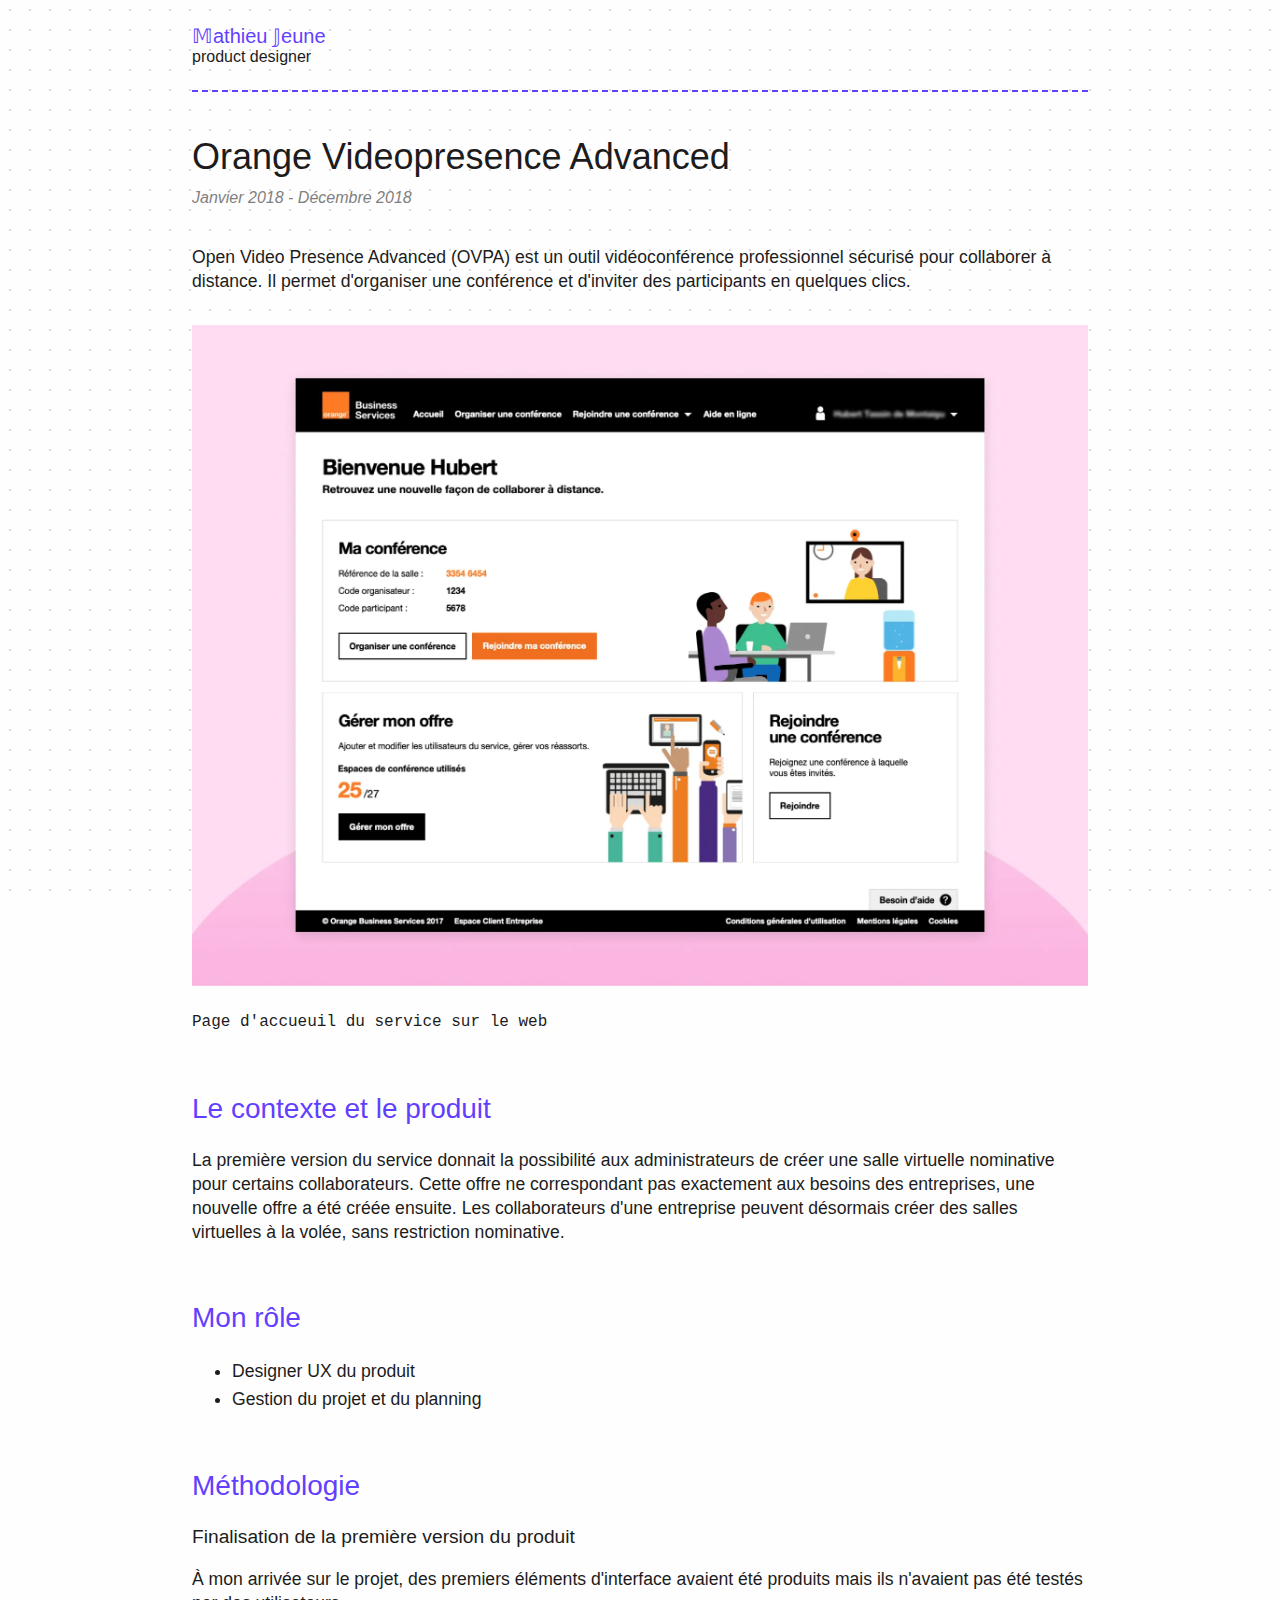
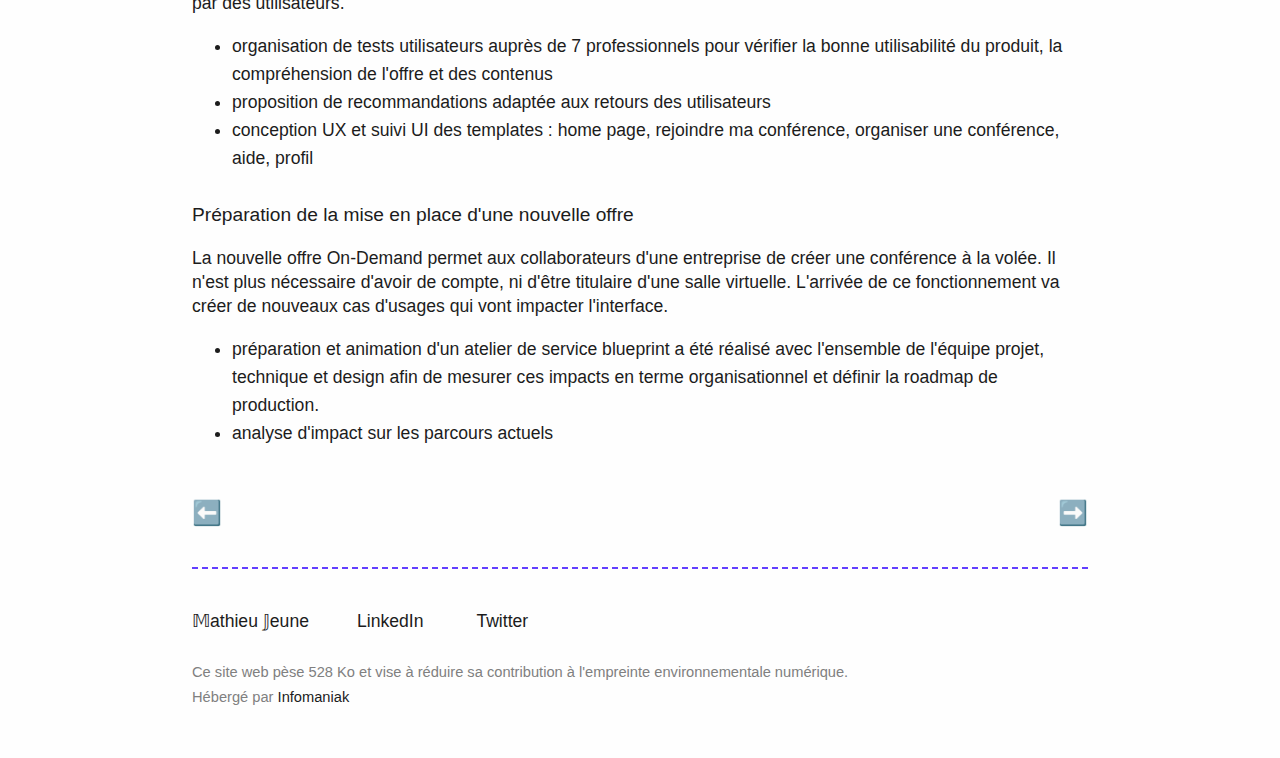
<file: pages/orange-videopresence-advanced.html>
<!doctype html>
<html>
<head>
	<meta charset="utf-8">
	<meta name="viewport" content="width=device-width, initial-scale=1.0">
	<meta http-equiv="Content-Security-Policy" content="default-src 'self' https://eu-assets.i.posthog.com https://eu.i.posthog.com; script-src 'self' 'unsafe-inline' https://eu-assets.i.posthog.com https://eu.i.posthog.com; connect-src 'self' https://eu.i.posthog.com https://eu-assets.i.posthog.com; img-src 'self' data: https://eu-assets.i.posthog.com https://eu.i.posthog.com; style-src 'self' 'unsafe-inline';">
	<title>𝕄athieu 𝕁eune・orange videopresence advanced</title>
	<link rel="icon" type="image/png" href="../assets/logo/logo_mj.png">
	<meta property="og:title" content="𝕄athieu 𝕁eune"/>
	<meta property="og:description" content="portfolio・orange videopresence advanced"/>
	<meta property="og:url" content="https://mathieujeune.com/pages/orange-videopresence-advanced.html"/>
	<link rel="stylesheet" type="text/css" href="../css/main.css"/>
	<script>
    !function(t,e){var o,n,p,r;e.__SV||(window.posthog && window.posthog.__loaded)||(window.posthog=e,e._i=[],e.init=function(i,s,a){function g(t,e){var o=e.split(".");2==o.length&&(t=t[o[0]],e=o[1]),t[e]=function(){t.push([e].concat(Array.prototype.slice.call(arguments,0)))}}(p=t.createElement("script")).type="text/javascript",p.async=!0,p.src=s.api_host.replace(".i.posthog.com","-assets.i.posthog.com")+"/static/array.js",(r=t.getElementsByTagName("script")[0]).parentNode.insertBefore(p,r);var u=e;for(void 0!==a?u=e[a]=[]:a="posthog",u.people=u.people||[],u.toString=function(t){var e="posthog";return"posthog"!==a&&(e+="."+a),t||(e+=" (stub)"),e},u.people.toString=function(){return u.toString(1)+".people (stub)"},o="init Rr Mr fi Cr Ar ci Tr Fr capture Mi calculateEventProperties Lr register register_once register_for_session unregister unregister_for_session Hr getFeatureFlag getFeatureFlagPayload isFeatureEnabled reloadFeatureFlags updateEarlyAccessFeatureEnrollment getEarlyAccessFeatures on onFeatureFlags onSurveysLoaded onSessionId getSurveys getActiveMatchingSurveys renderSurvey displaySurvey canRenderSurvey canRenderSurveyAsync identify setPersonProperties group resetGroups setPersonPropertiesForFlags resetPersonPropertiesForFlags setGroupPropertiesForFlags resetGroupPropertiesForFlags reset get_distinct_id getGroups get_session_id get_session_replay_url alias set_config startSessionRecording stopSessionRecording sessionRecordingStarted captureException loadToolbar get_property getSessionProperty Ur jr createPersonProfile zr kr Br opt_in_capturing opt_out_capturing has_opted_in_capturing has_opted_out_capturing get_explicit_consent_status is_capturing clear_opt_in_out_capturing Dr debug M Nr getPageViewId captureTraceFeedback captureTraceMetric $r".split(" "),n=0;n<o.length;n++)g(u,o[n]);e._i.push([i,s,a])},e.__SV=1)}(document,window.posthog||[]);

    posthog.init('phc_mNbEaWDSstcbWZCBoWbWpqEqahgX2UEL08d8iOHhCqC', {

        api_host: 'https://eu.i.posthog.com',

        defaults: '2025-05-24',

        person_profiles: 'identified_only', // or 'always' to create profiles for anonymous users as well

    })
</script>
</head>
<body>
	<div id="header-placeholder"></div>
	<section>
		<div>
			<h1>Orange Videopresence Advanced</h1>
			<p id="period">Janvier 2018 - Décembre 2018</p>
		</div>
		<div id='intro'>
			<p>Open Video Presence Advanced (OVPA) est un outil vidéoconférence professionnel sécurisé pour collaborer à distance. Il permet d'organiser une conférence et d'inviter des participants en quelques clics.
			<img src="../assets/ovpa/thumbnail_ovpa.webp"/>
			<figcaption>Page d'accueuil du service sur le web</figcaption>
			</p>
		</div>
	</section>
  <section>
    <h2>Le contexte et le produit</h2>
		<p>La première version du service donnait la possibilité aux administrateurs de créer une salle virtuelle nominative pour certains collaborateurs. Cette offre ne correspondant pas exactement aux besoins des entreprises, une nouvelle offre a été créée ensuite. Les collaborateurs d'une entreprise peuvent désormais créer des salles virtuelles à la volée, sans restriction nominative.</p>
  </section>
  <section>
    <h2>Mon rôle</h2>
		<ul>
			<li>Designer UX du produit</li>
			<li>Gestion du projet et du planning</li>
		</ul>
  </section>
  <section>
    <h2>Méthodologie</h2>
		<div class="subProject">
			<h3>Finalisation de la première version du produit</h3>
			<p>À mon arrivée sur le projet, des premiers éléments d'interface avaient été produits mais ils n'avaient pas été testés par des utilisateurs.</p>
			<ul>
				<li>organisation de tests utilisateurs auprès de 7 professionnels pour vérifier la bonne utilisabilité du produit, la compréhension de l'offre et des contenus</li>
				<li>proposition de recommandations adaptée aux retours des utilisateurs</li>
				<li>conception UX et suivi UI des templates : home page, rejoindre ma conférence, organiser une conférence, aide, profil</li>
			</ul>
		</div>
		<div class="subProject">
			<h3>Préparation de la mise en place d'une nouvelle offre</h3>
			<p>La nouvelle offre On-Demand permet aux collaborateurs d'une entreprise de créer une conférence à la volée. Il n'est plus nécessaire d'avoir de compte, ni d'être titulaire d'une salle virtuelle. L'arrivée de ce fonctionnement va créer de nouveaux cas d'usages qui vont impacter l'interface.</p>
			<ul>
				<li>préparation et animation d'un atelier de service blueprint a été réalisé avec l'ensemble de l'équipe projet, technique et design afin de mesurer ces impacts en terme organisationnel et définir la roadmap de production.</li>
				<li>analyse d'impact sur les parcours actuels</li>
			</ul>
		</div>
  </section>
	<div id="projectNav">
		<div id="previous"><a href="orange-business-lounge.html">⬅️</a></div>
		<div id="next"><a href="info-emploi-refugies.html">➡️</a></div>
	</div>
	<div id="footer-placeholder"></div>
	<script src="../header-dynamic.js"></script>
	<script src="../footer-dynamic.js"></script>
</body>
</file>
<file: css/main.css>
*{
  box-sizing: border-box;
}

html{
  height:100%;
}

body {
  background-color: #fefefe; /* Couleur de fond de base */
  background-image: radial-gradient(#dcdcdc 1px, transparent 1px);
  background-size: 20px 20px; /* Espacement des points */
  background-attachment: fixed;
  height:100%;
  max-width: 960px;
  font-family: -apple-system, BlinkMacSystemFont,'Helvetica', sans-serif;
  display: grid;
  grid-template-columns: repeat(auto-fit, minmax(290px,1fr));
  margin: auto;
  padding-left: 2rem;
  padding-right: 2rem;
  color: #1C1C1C;
}

header {
  grid-row: 1;
  grid-column: span 12;
  border-bottom: 2px dashed #623EFF;
  margin-bottom: 1rem;
}

header a{
  font-size: 1.25rem;
  text-decoration: none;
}

#identity a{
  color: #623EFF;
  font-weight: 450;
}

#identity{
  margin-top: 1.5rem;
  margin-bottom: 1.5rem;
}

#welcome{
  grid-row:2;
  font-size:1.25rem;
}

#welcome p{
  font-size: 1.20rem;
  line-height: 1.75rem;
}

#salut{
  font-size: 4rem;
  margin-top: 0;
  margin-bottom: 0;
}

h1{
  font-size: 2.25rem;
  font-weight: 450;
  margin-top:0.5rem;
  margin-bottom: 0.5rem;
}

h2{
  color: #623EFF;
  margin-top:0;
  font-size: 1.75rem;
  font-weight: 450;
}

h3{
  font-weight: 450;
  margin-top: 1rem;
  font-size: 1.20rem;
}

p{
  line-height: 1.5rem;
  font-size: 1.10rem;
}

ul{
  line-height: 1.75rem;
  font-size: 1.10rem;
}

a{
  color: #1C1C1C;
}

a:visited{
  color: #1C1C1C;
}

a:hover{
  color: #623EFF;
  background: #CBEBCF;
}

.name{
  font-size: 1.5rem;
}

.projectList{
  display: grid;
  grid-template-columns: repeat(auto-fit, minmax(290px,1fr));
  grid-gap: 1.5rem;
  margin-top: 2rem;
  margin-bottom: 2rem;
}

.projectCard{
  background-color: white;
  cursor: pointer;
  border-radius: 2px;
  transition: all 0.15s ease 0s;
  box-shadow: 0 0.5em 0.5em rgba(0,0,0,.07);
}

.projectCard a{
  text-decoration: none;
}

.projectCard:hover{
  transform: translateY(-0.25rem);
}

.projectImage{
  width: 100%;
  padding-top: 56,25%;
  overflow: hidden;
  position: relative;
}

img {
  width: 100%;
}

figcaption{
  font-family: Courier,"Courier New", monospace;
  padding-top: 0.25rem;
  padding-bottom: 0.25rem;
}

.projetSubtitle{
  font-weight: 300;
  font-size: 1rem;
  color: #6F6E6E;
}

.projectInfo {
  padding: 1em;
}

section{
  grid-column: span 12;
  margin-top: 1.25rem;
  margin-bottom: 1.25rem;
}

#work{
  grid-row: 3;
}

#about{
  grid-row: 4;
}

#period{
  font-style: italic;
  color: grey;
  font-size: 1rem;
  margin-top: 0;
}

#intro{
  padding-top: 0.1rem;
}

#intro img{
  margin-top: 2rem;
}

.subProject{
  margin-bottom: 2rem;
}

#projectNav{
  grid-column: span 12;
  padding-bottom: 1rem;
}

#projectNav a {
  text-decoration: none;
}

#next{
  float: right;
  font-size: 1.5rem;
}

#previous{
  float:left;
  font-size: 1.5rem;
}

footer {
  grid-column: span 12;
  border-top: 2px dashed #623EFF;
  padding-top: 1.25rem;
  padding-bottom: 2rem;
  margin-top:1.5rem;
}

small{
  color: grey;
  font-weight: 300;
}

footer a{
  text-decoration: none;
}

footer ul{
  padding-left:0;
  margin-bottom: 1.5rem;
}

footer li{
  display: inline-block;
  padding-left: 0;
  padding-right: 3rem;
}
</file>
